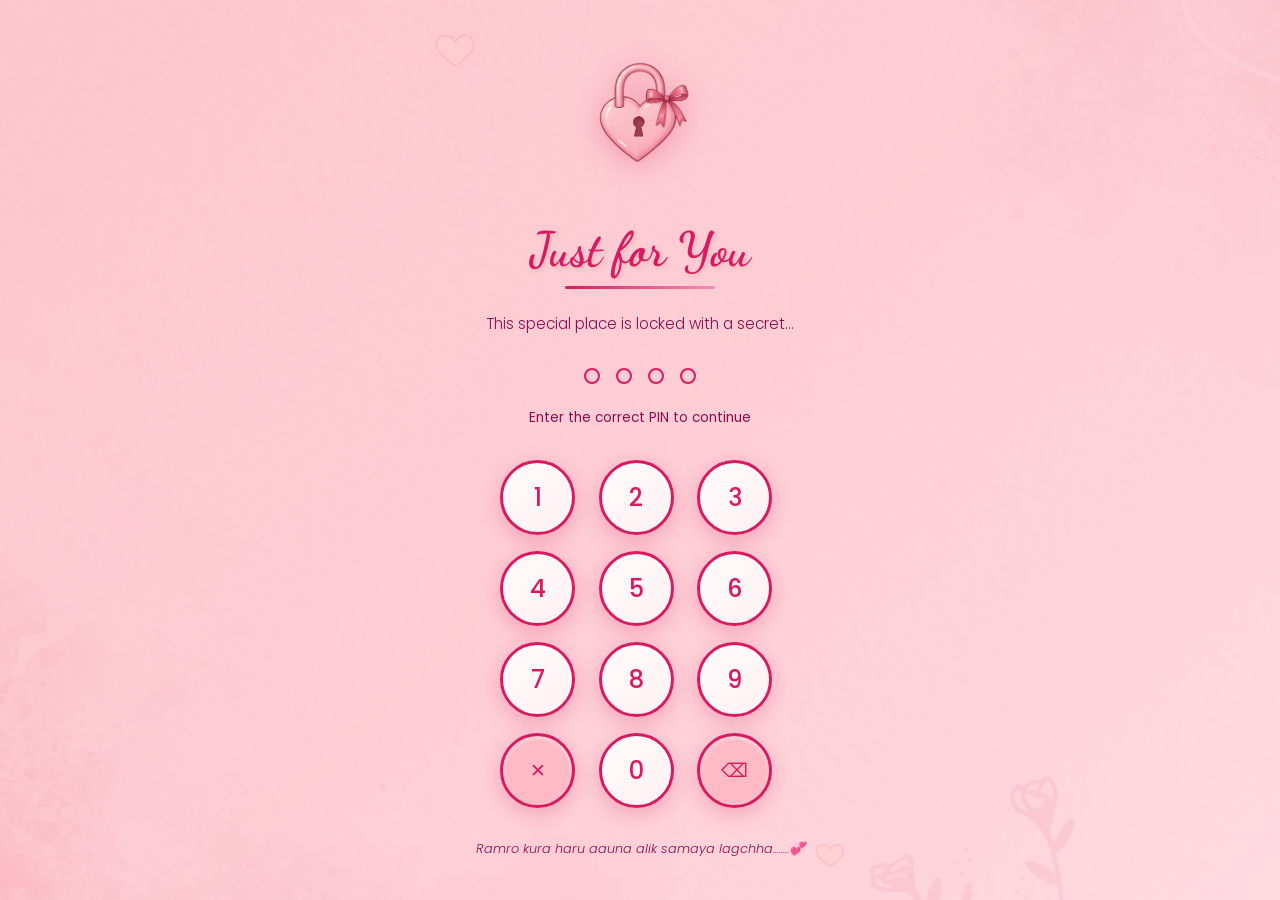
<file: index.html>
<!DOCTYPE html>
<html lang="en">
<head>
    <meta charset="UTF-8">
    <meta name="viewport" content="width=device-width, initial-scale=1.0">
    <title>Just for You</title>
    <link rel="stylesheet" href="css/lock.css">
    <link href="https://fonts.googleapis.com/css2?family=Dancing+Script:wght@700&family=Poppins:wght@300;400;500;700&display=swap" rel="stylesheet">
</head>
<body>
    <div class="lock-screen">
        <div class="heart-lock-icon">
            <img src="images/hearts/heart-lock.png" alt="Heart Lock">
        </div>

        <h1 class="title">Just for You</h1>
        <div class="underline"></div>

        <p class="subtitle">This special place is locked with a secret...</p>

        <div class="pin-display">
            <div class="pin-dot" data-index="0"></div>
            <div class="pin-dot" data-index="1"></div>
            <div class="pin-dot" data-index="2"></div>
            <div class="pin-dot" data-index="3"></div>
        </div>

        <p class="instruction">Enter the correct PIN to continue</p>
        <p class="hint-message">Hint: YOUR & MINE💕</p>

        <div class="keypad">
            <button class="key" data-number="1">1</button>
            <button class="key" data-number="2">2</button>
            <button class="key" data-number="3">3</button>
            <button class="key" data-number="4">4</button>
            <button class="key" data-number="5">5</button>
            <button class="key" data-number="6">6</button>
            <button class="key" data-number="7">7</button>
            <button class="key" data-number="8">8</button>
            <button class="key" data-number="9">9</button>
            <button class="key clear-btn" data-action="clear">✕</button>
            <button class="key" data-number="0">0</button>
            <button class="key backspace-btn" data-action="backspace">⌫</button>
        </div>

        <p class="footer-text" lang="ne-Latn">Ramro kura haru aauna alik samaya lagchha........💞</p>
        <p class="success-message">✨ Unlocking... ✨</p>
    </div>

    <div class="floating-hearts"></div>

    <script src="js/lock.js"></script>
</body>
</html>
</file>
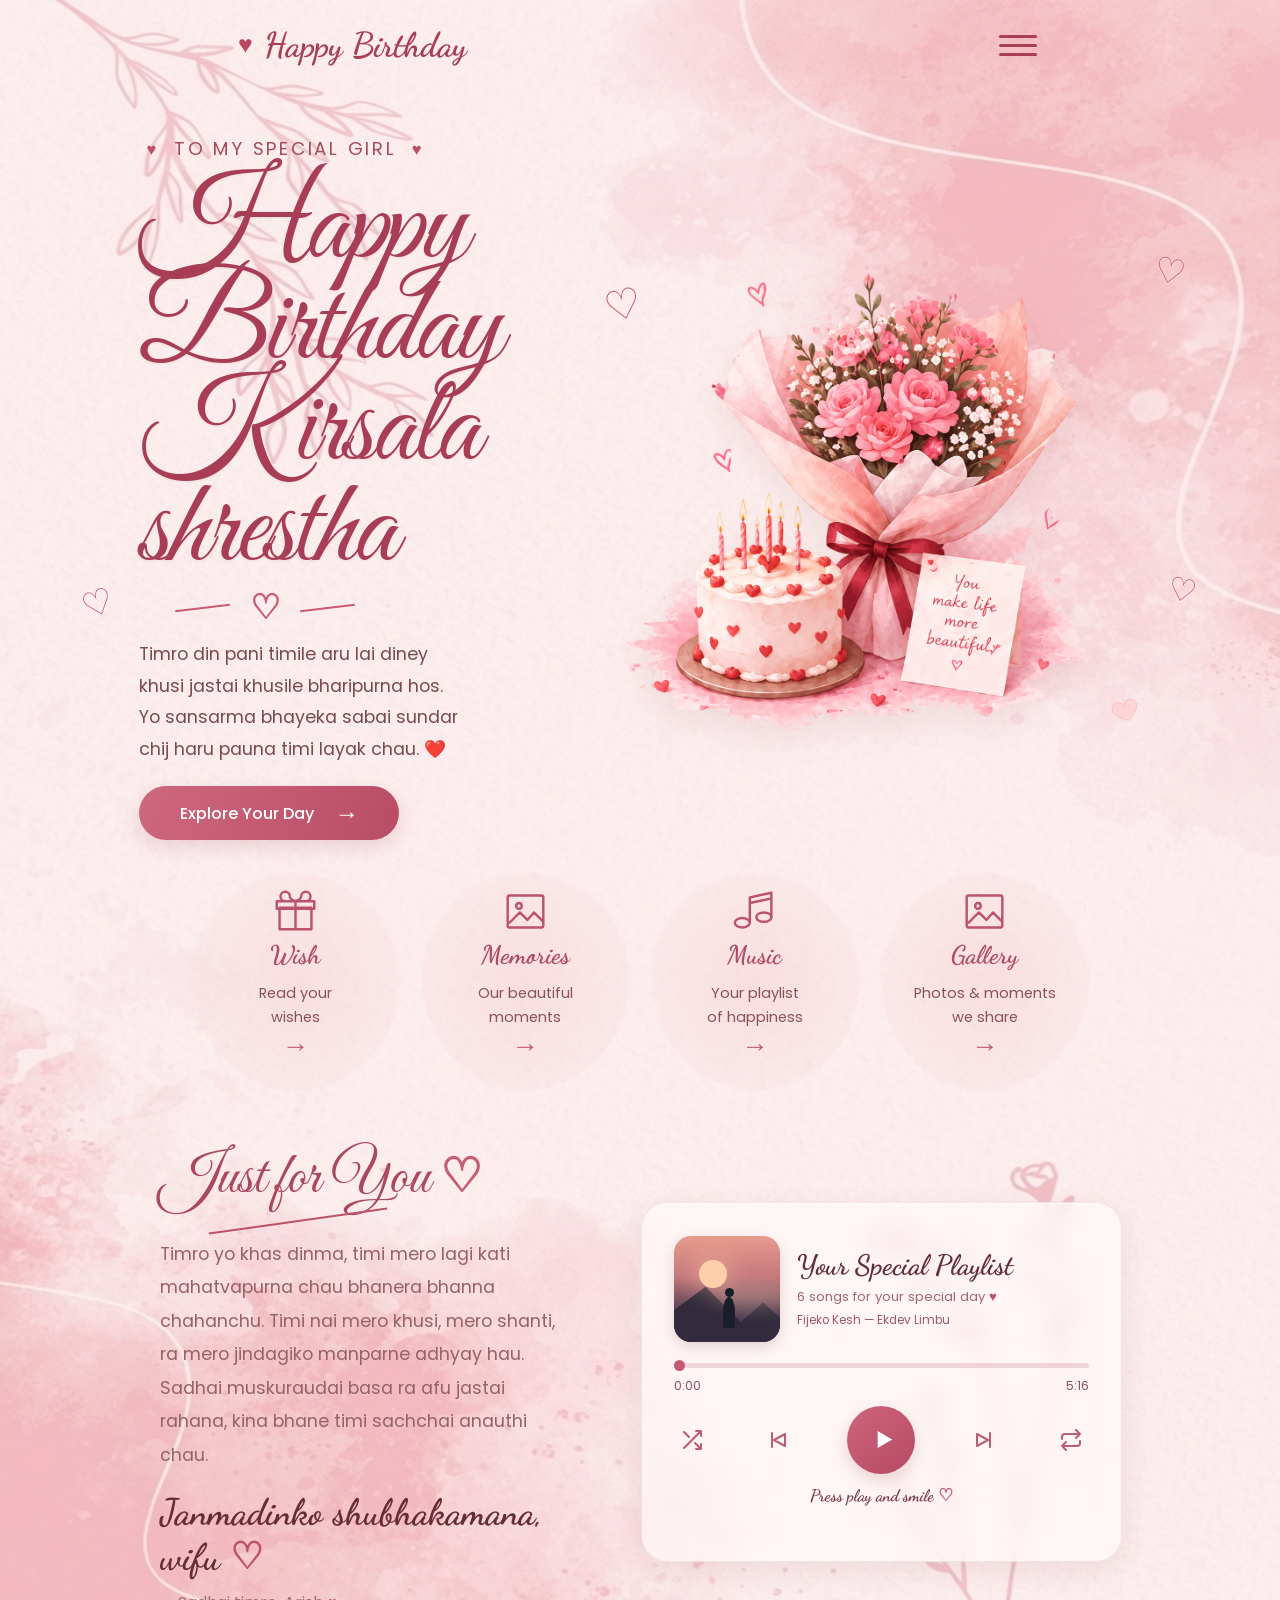
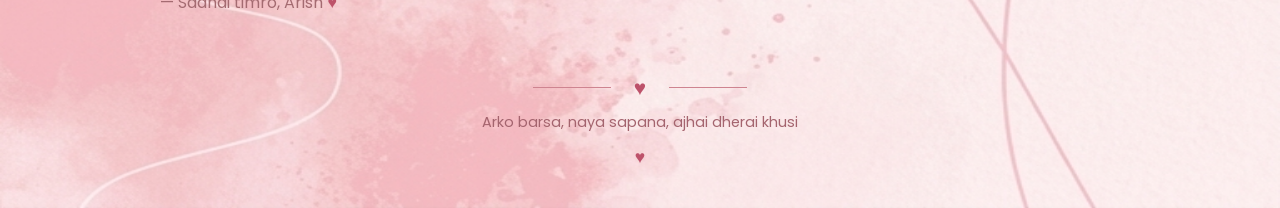
<file: home.html>
<!DOCTYPE html>
<html lang="en">
<head>
    <meta charset="UTF-8">
    <meta name="viewport" content="width=device-width, initial-scale=1.0">
    <meta name="theme-color" content="#fce9e9">
    <meta name="description" content="A birthday page made with love, just for you.">
    <title>Happy Birthday, wifu ♡</title>
    <link rel="preconnect" href="https://fonts.googleapis.com">
    <link rel="preconnect" href="https://fonts.gstatic.com" crossorigin>
    <link href="https://fonts.googleapis.com/css2?family=Dancing+Script:wght@500;600;700&family=Great+Vibes&family=Poppins:wght@300;400;500;600&display=swap" rel="stylesheet">
    <link rel="stylesheet" href="css/home.css">
</head>
<body>
    <header class="site-header">
        <a class="brand" href="home.html" aria-label="Happy Birthday home">
            <span class="brand-heart" aria-hidden="true">♥</span>
            <span>Happy Birthday</span>
        </a>
        <button class="menu-toggle" type="button" aria-label="Open navigation" aria-expanded="false" aria-controls="site-menu">
            <span></span><span></span><span></span>
        </button>
        <nav class="menu-panel" id="site-menu" aria-label="Main navigation" hidden>
            <a href="wish.html">Birthday wishes</a>
            <a href="memory.html">Memories</a><a href="gallery.html">Gallery</a>
            <a href="#music">Playlist</a>
            <a href="our-story.html">Our story</a>
            <a href="love-letter.html">Love letter</a>
            <a href="surprise.html">A surprise</a>
        </nav>
    </header>

    <main>
        <section class="hero" aria-labelledby="birthday-title">
            <div class="hero-content">
                <p class="eyebrow"><span aria-hidden="true">♥</span> To my special girl <span aria-hidden="true">♥</span></p>
                <h1 class="hero-title" id="birthday-title">Happy Birthday<br>Kirsala shrestha</h1>
                <div class="title-flourish" aria-hidden="true"><span></span><b>♡</b><span></span></div>
                <p class="hero-copy" lang="ne-Latn">Timro din pani timile aru lai diney<br class="desktop-break"> khusi jastai khusile bharipurna hos.<br class="desktop-break"> Yo sansarma bhayeka sabai sundar <br class="desktop-break"> chij haru pauna timi layak chau. ❤️</p>
                <a class="primary-button" href="#features">Explore Your Day <span aria-hidden="true">→</span></a>
            </div>
            <div class="hero-art">
                <img src="images/cake&amp;flower.png" alt="A birthday cake beside a bouquet of pink roses and a little birthday note">
            </div>
            <span class="floating-heart floating-heart-one" aria-hidden="true">♡</span>
            <span class="floating-heart floating-heart-two" aria-hidden="true">♡</span>
            <span class="floating-heart floating-heart-three" aria-hidden="true">♡</span>
            <span class="floating-heart floating-heart-four" aria-hidden="true">♡</span>
            <img class="heart-sticker" src="images/hearts/small-heart.png" alt="" aria-hidden="true">
        </section>

        <section class="features" id="features" aria-label="A few birthday treats">
            <a class="feature-card" href="wish.html">
                <span class="feature-icon" aria-hidden="true">
                    <svg viewBox="0 0 48 48"><path d="M7 20h34v23H7zM4 13h40v8H4zM24 13v30M24 13H13a5 5 0 1 1 5-5c0 3 6 5 6 5Zm0 0h11a5 5 0 1 0-5-5c0 3-6 5-6 5Z"/></svg>
                </span>
                <span class="feature-title">Wish</span>
                <span class="feature-copy">Read your<br> wishes</span>
                <span class="feature-arrow" aria-hidden="true">→</span>
            </a>
            <a class="feature-card" href="memory.html">
                <span class="feature-icon" aria-hidden="true">
                    <svg viewBox="0 0 48 48"><rect x="5" y="7" width="38" height="34" rx="2"/><circle cx="17" cy="18" r="3"/><path d="m7 36 11-11 8 8 7-8 9 9"/></svg>
                </span>
                <span class="feature-title">Memories</span>
                <span class="feature-copy">Our beautiful<br> moments</span>
                <span class="feature-arrow" aria-hidden="true">→</span>
            </a>
            <a class="feature-card" href="#music">
                <span class="feature-icon" aria-hidden="true">
                    <svg viewBox="0 0 48 48"><path d="M19 35V9l23-5v26M19 15l23-5"/><ellipse cx="11" cy="36" rx="8" ry="5"/><ellipse cx="34" cy="30" rx="8" ry="5"/></svg>
                </span>
                <span class="feature-title">Music</span>
                <span class="feature-copy">Your playlist<br> of happiness</span>
                <span class="feature-arrow" aria-hidden="true">→</span>
            </a>
            <a class="feature-card" href="gallery.html">
                <span class="feature-icon" aria-hidden="true">
                    <svg viewBox="0 0 48 48"><rect x="5" y="7" width="38" height="34" rx="2"/><circle cx="17" cy="18" r="3"/><path d="m7 36 11-11 8 8 7-8 9 9"/></svg>
                </span>
                <span class="feature-title">Gallery</span>
                <span class="feature-copy">Photos &amp; moments<br> we share</span>
                <span class="feature-arrow" aria-hidden="true">→</span>
            </a>
        </section>

        <section class="heartfelt-row">
            <div class="heartfelt-note">
                <h2>Just for You <span aria-hidden="true">♡</span></h2>
                <div class="note-underline" aria-hidden="true"></div>
                <p lang="ne-Latn">Timro yo khas dinma, timi mero lagi kati mahatvapurna chau bhanera bhanna chahanchu. Timi nai mero khusi, mero shanti, ra mero jindagiko manparne adhyay hau. Sadhai muskuraudai basa ra afu jastai rahana, kina bhane timi sachchai anauthi chau.</p>
                <p class="birthday-signoff" lang="ne-Latn">Janmadinko shubhakamana, wifu <span aria-hidden="true">♡</span></p>
                <p class="signature" lang="ne-Latn">— Sadhai timro, Arish <span aria-hidden="true">♥</span></p>
            </div>

            <section class="music-player" id="music" aria-label="Birthday playlist">
                <div class="player-heading">
                    <div class="album-art" aria-hidden="true"><span class="album-sun"></span><span class="album-person"></span></div>
                    <div class="track-heading">
                        <h2 class="playlist-title">Your Special Playlist</h2>
                        <p class="playlist-subtitle"><span id="track-count">6 songs</span> for your special day <span aria-hidden="true">♥</span></p>
                        <p class="track-name" id="track-name">Photograph — Ed Sheeran</p>
                    </div>
                </div>
                <audio id="birthday-audio" preload="metadata"></audio>
                <div class="player-progress">
                    <label class="sr-only" for="seek-bar">Song progress</label>
                    <input id="seek-bar" class="seek-bar" type="range" min="0" max="100" value="0">
                    <div class="time-row"><span id="current-time">0:00</span><span id="duration">0:00</span></div>
                </div>
                <div class="player-controls">
                    <button class="control-button" id="shuffle-button" type="button" aria-label="Shuffle off" aria-pressed="false">
                        <svg viewBox="0 0 24 24" aria-hidden="true"><path d="M16 3h5v5M4 20 21 3M21 16v5h-5M15 15l6 6M4 4l5 5"/></svg>
                    </button>
                    <button class="control-button" id="previous-button" type="button" aria-label="Previous song">
                        <svg viewBox="0 0 24 24" aria-hidden="true"><path d="M6 5v14M19 6 8 12l11 6V6Z"/></svg>
                    </button>
                    <button class="play-button" id="play-button" type="button" aria-label="Play">
                        <svg class="play-icon" viewBox="0 0 24 24" aria-hidden="true"><path d="m8 5 12 7-12 7V5Z"/></svg>
                    </button>
                    <button class="control-button" id="next-button" type="button" aria-label="Next song">
                        <svg viewBox="0 0 24 24" aria-hidden="true"><path d="M18 5v14M5 6l11 6-11 6V6Z"/></svg>
                    </button>
                    <button class="control-button" id="repeat-button" type="button" aria-label="Repeat off" aria-pressed="false">
                        <svg viewBox="0 0 24 24" aria-hidden="true"><path d="m17 2 4 4-4 4M3 11V9a3 3 0 0 1 3-3h15M7 22l-4-4 4-4M21 13v2a3 3 0 0 1-3 3H3"/></svg>
                    </button>
                </div>
                <p class="player-footer">Press play and smile <span aria-hidden="true">♡</span></p>
            </section>
        </section>
    </main>

    <footer class="site-footer">
        <div class="footer-flourish" aria-hidden="true"><span></span><b>♥</b><span></span></div>
        <p lang="ne-Latn">Arko barsa, naya sapana, ajhai dherai khusi</p>
        <span class="footer-heart" aria-hidden="true">♥</span>
    </footer>
    <script src="js/home.js"></script>
</body>
</html>
</file>
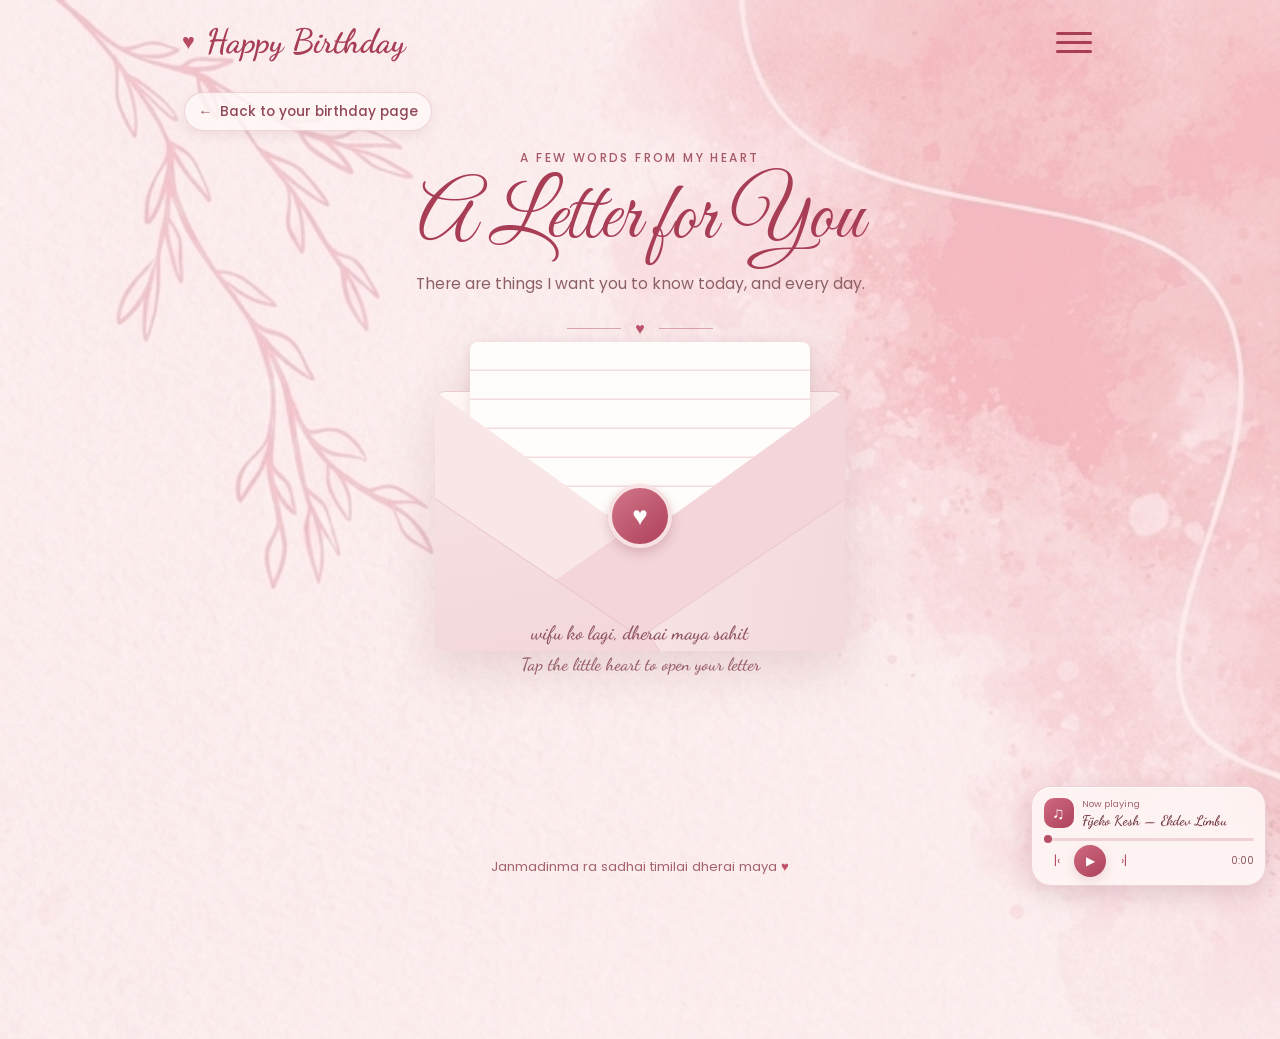
<file: love-letter.html>
<!DOCTYPE html>
<html lang="en">
<head>
    <meta charset="UTF-8">
    <meta name="viewport" content="width=device-width, initial-scale=1.0">
    <meta name="theme-color" content="#fcebec">
    <title>A Love Letter for wifu</title>
    <link rel="preconnect" href="https://fonts.googleapis.com">
    <link rel="preconnect" href="https://fonts.gstatic.com" crossorigin>
    <link href="https://fonts.googleapis.com/css2?family=Dancing+Script:wght@500;600;700&family=Great+Vibes&family=Poppins:wght@300;400;500;600&display=swap" rel="stylesheet">
    <link rel="stylesheet" href="css/style.css">
    <link rel="stylesheet" href="css/letter.css">
</head>
<body class="letter-page">
    <header class="site-header">
        <a class="brand" href="home.html"><span class="brand-heart" aria-hidden="true">♥</span><span>Happy Birthday</span></a>
        <button class="menu-toggle" type="button" aria-label="Open navigation" aria-expanded="false" aria-controls="site-menu"><span></span><span></span><span></span></button>
        <nav class="menu-panel" id="site-menu" aria-label="Main navigation" hidden>
            <a href="home.html">Home</a><a href="wish.html">Birthday wishes</a><a href="memory.html">Memories</a><a href="gallery.html">Gallery</a><a href="home.html#music">Playlist</a><a href="our-story.html">Our story</a><a href="love-letter.html" aria-current="page">Love letter</a><a href="surprise.html">Surprise</a>
        </nav>
    </header>
    <main class="page-shell letter-shell">
        <a class="page-return" href="home.html"><span aria-hidden="true">←</span> Back to your birthday page</a>
        <header class="page-heading">
            <p class="page-kicker">A few words from my heart</p>
            <h1 class="page-title">A Letter for You</h1>
            <p class="page-intro">There are things I want you to know today, and every day.</p>
            <div class="page-heart-rule" aria-hidden="true"><span>♥</span></div>
        </header>
        <section class="letter-scene" aria-label="A birthday letter">
            <div class="letter-envelope" id="letter-envelope">
                <div class="envelope-back"></div>
                <div class="envelope-paper-edge"></div>
                <div class="envelope-front"></div>
                <button class="letter-seal" id="open-letter" type="button" aria-expanded="false" aria-controls="love-letter"><span aria-hidden="true">♥</span><span class="sr-only">Open the letter</span></button>
                <p class="envelope-address" lang="ne-Latn">wifu ko lagi, dherai maya sahit</p>
            </div>
            <p class="letter-prompt" id="letter-prompt">Tap the little heart to open your letter</p>
            <article class="letter-paper" id="love-letter" aria-hidden="true" hidden>
                <div class="letter-paper-top"><span>♡</span><span>On your birthday</span><span>♡</span></div>
                <p class="letter-salutation" lang="ne-Latn">Meri pyari wifu,</p>
                <p lang="ne-Latn">Janmadinko dherai dherai shubhakamana, mero sadharan dinharulai pani khas banaune manche. Aasha cha, yo barsa timilai muskuraune naya karan, bholiko lagi utsahit banaune sapana, ra timi le aru lai dine sabai maya farkera lyaos.</p>
                <p lang="ne-Latn">Hami le saath bitayeka harek sano pal ko lagi ma aabhari chhu: hamro haaso, shanta dinharu, ra mero manparne sochharuma feri aaune samjhanaharu. Timi jasto chau, tyastai bhayera mero sansar ajhai nyano banauchau.</p>
                <p lang="ne-Latn">Timi jasti anauthi chau, tyastai sadhai rahanu. Aaja ra aaune harek adhyayma ma sadhai timro lagi khusi le taali bajaunechhu.</p>
                <p class="letter-closing" lang="ne-Latn">Janmadinko shubhakamana, mero maya.</p>
                <p class="letter-signature" lang="ne-Latn">Sadhai timrai, Arish <span aria-hidden="true">♥</span></p>
                <button class="letter-close" id="close-letter" type="button">Fold the letter <span aria-hidden="true">↗</span></button>
            </article>
        </section>
    </main>
    <footer class="site-footer"><p lang="ne-Latn">Janmadinma ra sadhai timilai dherai maya <span aria-hidden="true">♥</span></p></footer>
    <script src="js/main.js"></script>
    <script src="js/letter.js"></script>
</body>
</html>
</file>
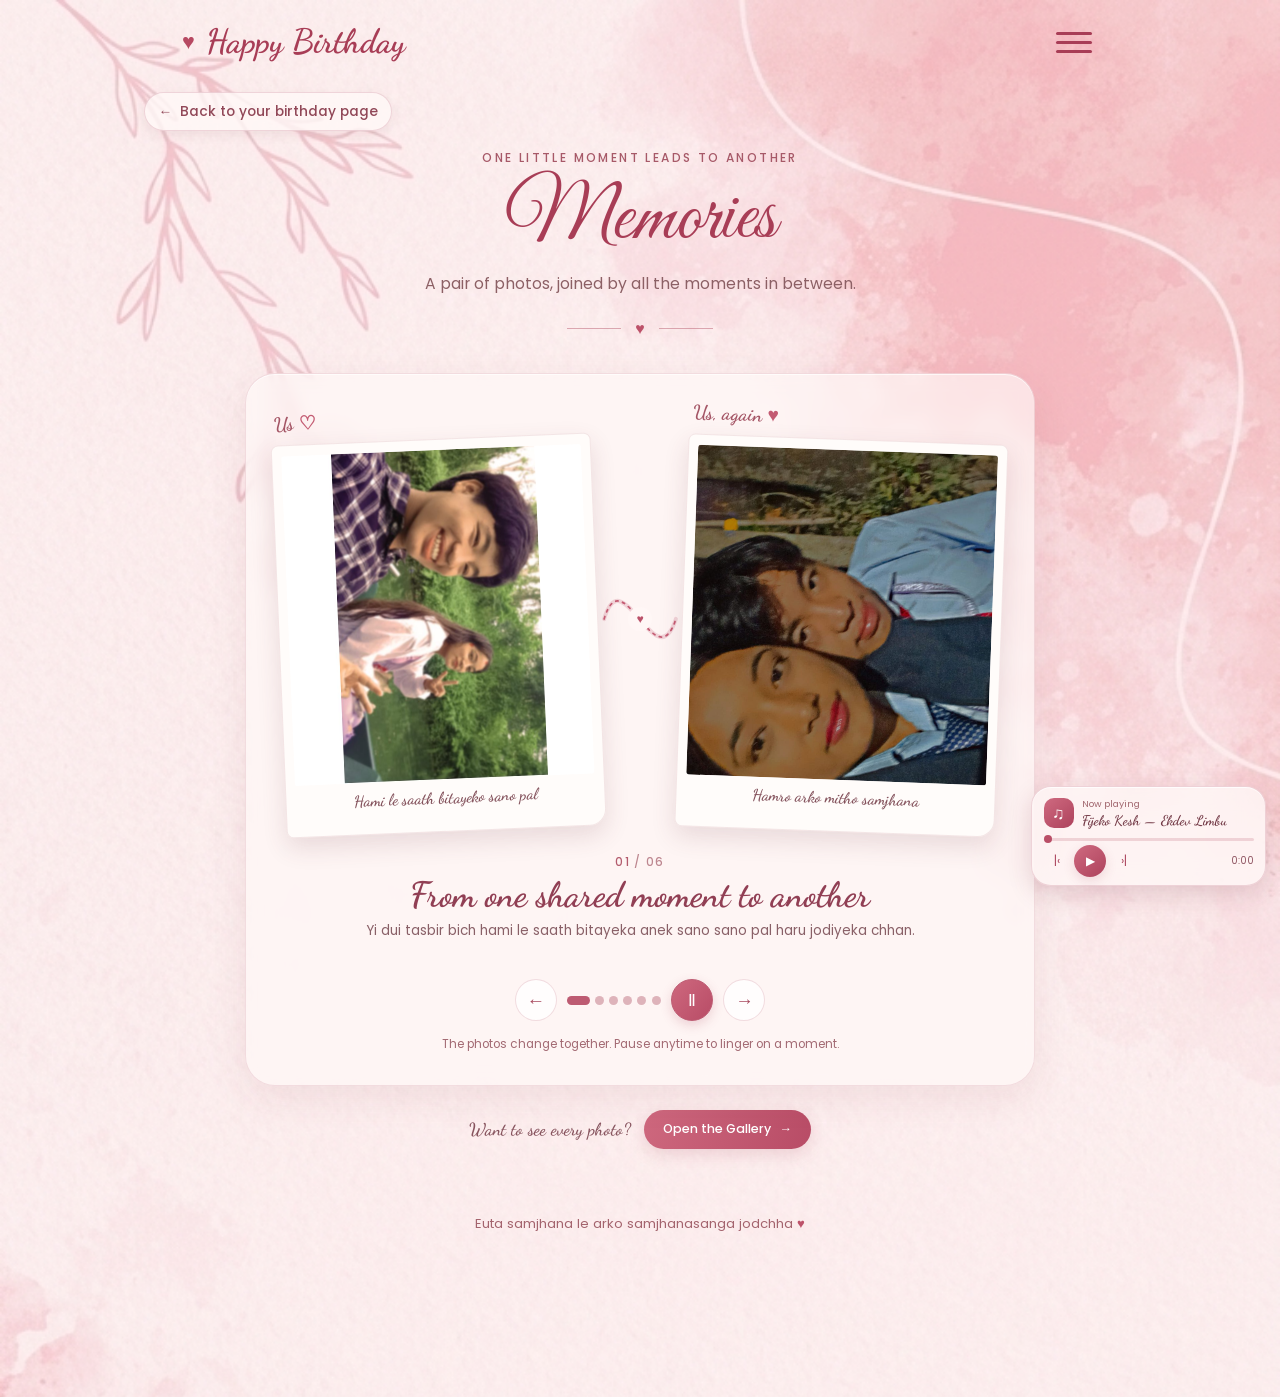
<file: memory.html>
<!DOCTYPE html>
<html lang="en">
<head>
    <meta charset="UTF-8">
    <meta name="viewport" content="width=device-width, initial-scale=1.0">
    <meta name="theme-color" content="#fcebec">
    <title>Memories, Connected</title>
    <link rel="preconnect" href="https://fonts.googleapis.com">
    <link rel="preconnect" href="https://fonts.gstatic.com" crossorigin>
    <link href="https://fonts.googleapis.com/css2?family=Dancing+Script:wght@500;600;700&family=Great+Vibes&family=Poppins:wght@300;400;500;600&display=swap" rel="stylesheet">
    <link rel="stylesheet" href="css/style.css">
    <link rel="stylesheet" href="css/memory.css">
</head>
<body class="memory-page">
    <header class="site-header">
        <a class="brand" href="home.html"><span class="brand-heart" aria-hidden="true">♥</span><span>Happy Birthday</span></a>
        <button class="menu-toggle" type="button" aria-label="Open navigation" aria-expanded="false" aria-controls="site-menu"><span></span><span></span><span></span></button>
        <nav class="menu-panel" id="site-menu" aria-label="Main navigation" hidden>
            <a href="home.html">Home</a><a href="wish.html">Birthday wishes</a><a href="memory.html" aria-current="page">Memories</a><a href="gallery.html">Gallery</a><a href="home.html#music">Playlist</a><a href="our-story.html">Our story</a><a href="love-letter.html">Love letter</a><a href="surprise.html">Surprise</a>
        </nav>
    </header>
    <main class="page-shell memory-shell">
        <a class="page-return" href="home.html"><span aria-hidden="true">←</span> Back to your birthday page</a>
        <header class="page-heading">
            <p class="page-kicker">One little moment leads to another</p>
            <h1 class="page-title">Memories</h1>
            <p class="page-intro">A pair of photos, joined by all the moments in between.</p>
            <div class="page-heart-rule" aria-hidden="true"><span>♥</span></div>
        </header>

        <section class="memory-experience" id="memory-experience" aria-label="Animated connected photo memories">
            <div class="memory-pair" id="memory-pair">
                <article class="pair-photo pair-photo-you">
                    <span class="pair-label">Us <span aria-hidden="true">♡</span></span>
                    <figure class="pair-frame"><img id="memory-you-image" src="images/ourpic/IMG-20240617-WA0002.jpg" alt="A photo of the two of you together"><figcaption id="memory-you-caption" lang="ne-Latn">Hami le saath bitayeko sano pal</figcaption></figure>
                </article>
                <div class="pair-thread" aria-hidden="true">
                    <svg viewBox="0 0 100 180" preserveAspectRatio="none">
                        <path class="thread-path-soft" d="M4 90 C 28 15, 70 165, 96 90"/>
                        <path class="thread-path" id="thread-path" d="M4 90 C 28 15, 70 165, 96 90"/>
                        <circle class="thread-orbit" r="4"><animateMotion dur="2.6s" repeatCount="indefinite"><mpath href="#thread-path"/></animateMotion></circle>
                    </svg>
                    <span class="thread-heart">♥</span>
                </div>
                <article class="pair-photo pair-photo-us">
                    <span class="pair-label">Us, again <span aria-hidden="true">♥</span></span>
                    <figure class="pair-frame"><img id="memory-us-image" src="images/ourpic/IMG-20241203-WA0009.jpg" alt="Another photo of the two of you together"><figcaption id="memory-us-caption" lang="ne-Latn">Hamro arko mitho samjhana</figcaption></figure>
                </article>
            </div>
            <div class="pair-story">
                <p class="pair-counter" id="pair-counter">01 <span>/ 06</span></p>
                <h2 id="pair-title">From one shared moment to another</h2>
                <p id="pair-description" lang="ne-Latn">Yi dui tasbir bich hami le saath bitayeka anek sano sano pal haru jodiyeka chhan.</p>
            </div>
            <div class="pair-controls">
                <button class="pair-nav" id="pair-previous" type="button" aria-label="Previous memory pair">←</button>
                <div class="pair-dots" id="pair-dots" role="group" aria-label="Choose a memory pair"></div>
                <button class="pair-play" id="pair-play" type="button" aria-pressed="true" aria-label="Pause memory animation"><span aria-hidden="true">Ⅱ</span></button>
                <button class="pair-nav" id="pair-next" type="button" aria-label="Next memory pair">→</button>
            </div>
            <p class="memory-hint">The photos change together. Pause anytime to linger on a moment.</p>
        </section>

        <div class="memory-gallery-link"><span>Want to see every photo?</span><a class="pill-link" href="gallery.html">Open the Gallery <span aria-hidden="true">→</span></a></div>
    </main>
    <footer class="site-footer"><p lang="ne-Latn">Euta samjhana le arko samjhanasanga jodchha <span aria-hidden="true">♥</span></p></footer>
    <script src="js/main.js"></script>
    <script src="js/memory.js"></script>
</body>
</html>
</file>
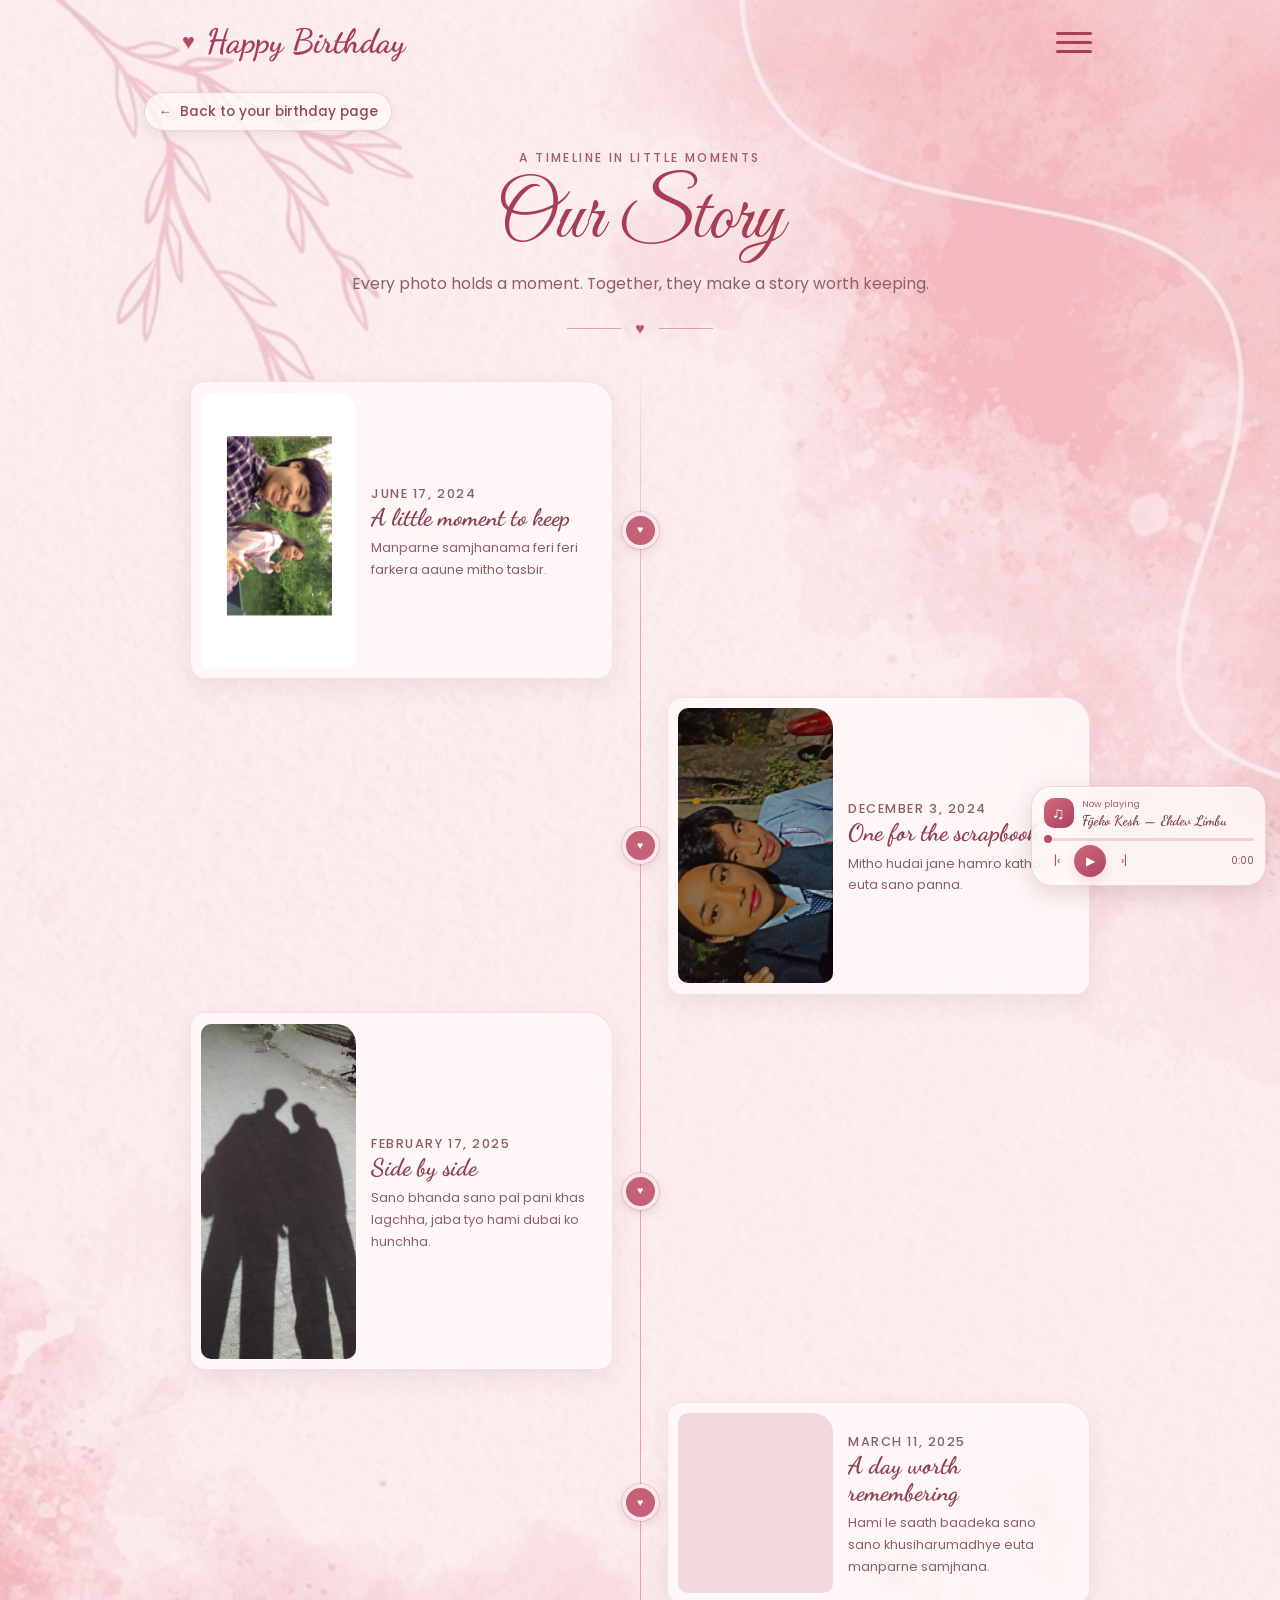
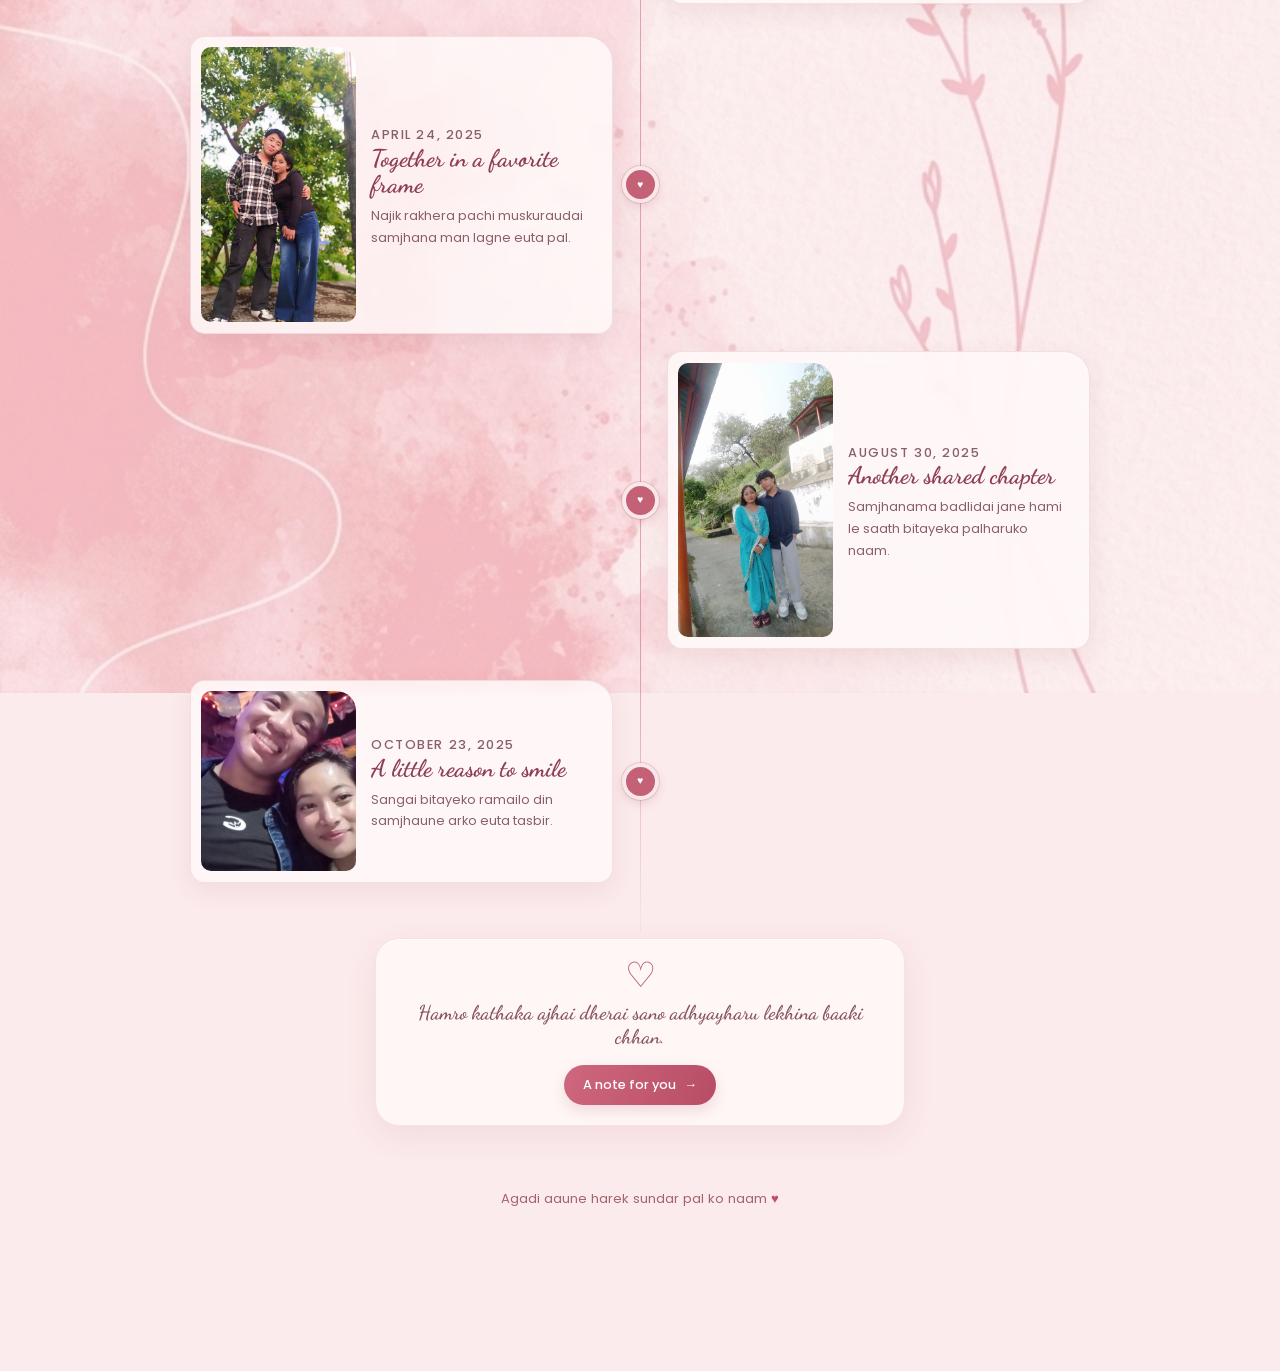
<file: our-story.html>
<!DOCTYPE html>
<html lang="en">
<head>
    <meta charset="UTF-8">
    <meta name="viewport" content="width=device-width, initial-scale=1.0">
    <meta name="theme-color" content="#fcebec">
    <title>Our Story</title>
    <link rel="preconnect" href="https://fonts.googleapis.com">
    <link rel="preconnect" href="https://fonts.gstatic.com" crossorigin>
    <link href="https://fonts.googleapis.com/css2?family=Dancing+Script:wght@500;600;700&family=Great+Vibes&family=Poppins:wght@300;400;500;600&display=swap" rel="stylesheet">
    <link rel="stylesheet" href="css/style.css">
    <link rel="stylesheet" href="css/story.css">
</head>
<body class="story-page">
    <header class="site-header">
        <a class="brand" href="home.html"><span class="brand-heart" aria-hidden="true">♥</span><span>Happy Birthday</span></a>
        <button class="menu-toggle" type="button" aria-label="Open navigation" aria-expanded="false" aria-controls="site-menu"><span></span><span></span><span></span></button>
        <nav class="menu-panel" id="site-menu" aria-label="Main navigation" hidden>
            <a href="home.html">Home</a><a href="wish.html">Birthday wishes</a><a href="memory.html">Memories</a><a href="gallery.html">Gallery</a><a href="home.html#music">Playlist</a><a href="our-story.html" aria-current="page">Our story</a><a href="love-letter.html">Love letter</a><a href="surprise.html">Surprise</a>
        </nav>
    </header>
    <main class="page-shell story-shell">
        <a class="page-return" href="home.html"><span aria-hidden="true">←</span> Back to your birthday page</a>
        <header class="page-heading">
            <p class="page-kicker">A timeline in little moments</p>
            <h1 class="page-title">Our Story</h1>
            <p class="page-intro">Every photo holds a moment. Together, they make a story worth keeping.</p>
            <div class="page-heart-rule" aria-hidden="true"><span>♥</span></div>
        </header>
        <ol class="story-list" id="story-list" aria-label="Photo timeline"></ol>
        <div class="story-end glass-panel"><span aria-hidden="true">♡</span><p lang="ne-Latn">Hamro kathaka ajhai dherai sano adhyayharu lekhina baaki chhan.</p><a class="pill-link" href="love-letter.html">A note for you <span aria-hidden="true">→</span></a></div>
    </main>
    <footer class="site-footer"><p lang="ne-Latn">Agadi aaune harek sundar pal ko naam <span aria-hidden="true">♥</span></p></footer>
    <script src="js/main.js"></script>
    <script src="js/story.js"></script>
</body>
</html>
</file>
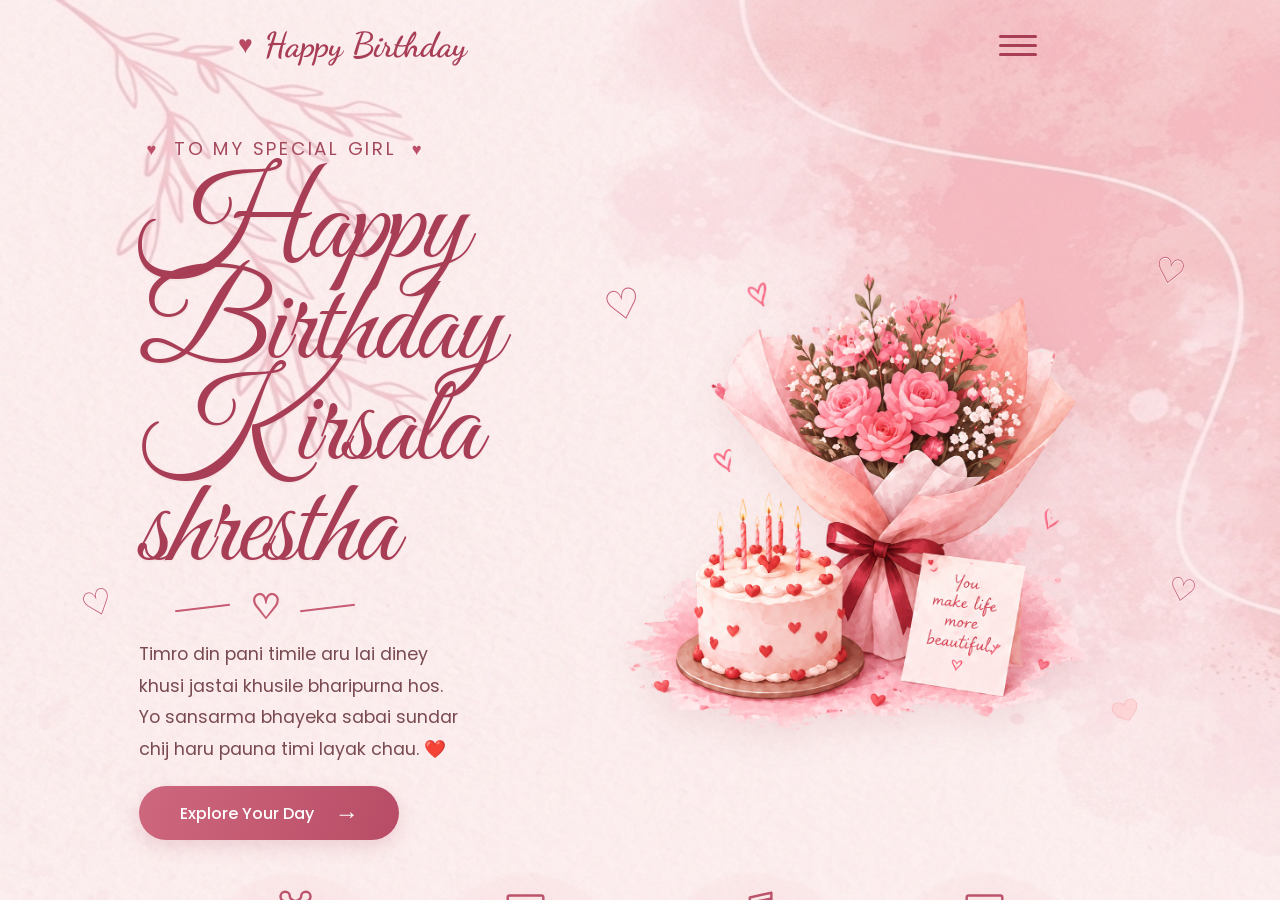
<file: site.html>
<!DOCTYPE html>
<html lang="en">
<head>
    <meta charset="UTF-8">
    <meta name="viewport" content="width=device-width, initial-scale=1.0">
    <meta name="theme-color" content="#fcebec">
    <title>Happy Birthday</title>
    <link rel="preconnect" href="https://fonts.googleapis.com">
    <link rel="preconnect" href="https://fonts.gstatic.com" crossorigin>
    <link href="https://fonts.googleapis.com/css2?family=Dancing+Script:wght@500;600;700&family=Poppins:wght@300;400;500;600&display=swap" rel="stylesheet">
    <link rel="stylesheet" href="css/style.css">
</head>
<body class="site-shell-page">
    <audio id="birthday-audio" preload="metadata"></audio>
    <iframe id="birthday-site-frame" src="home.html" data-start-page="home.html" title="Birthday pages"></iframe>
    <script src="js/main.js"></script>
</body>
</html>
</file>
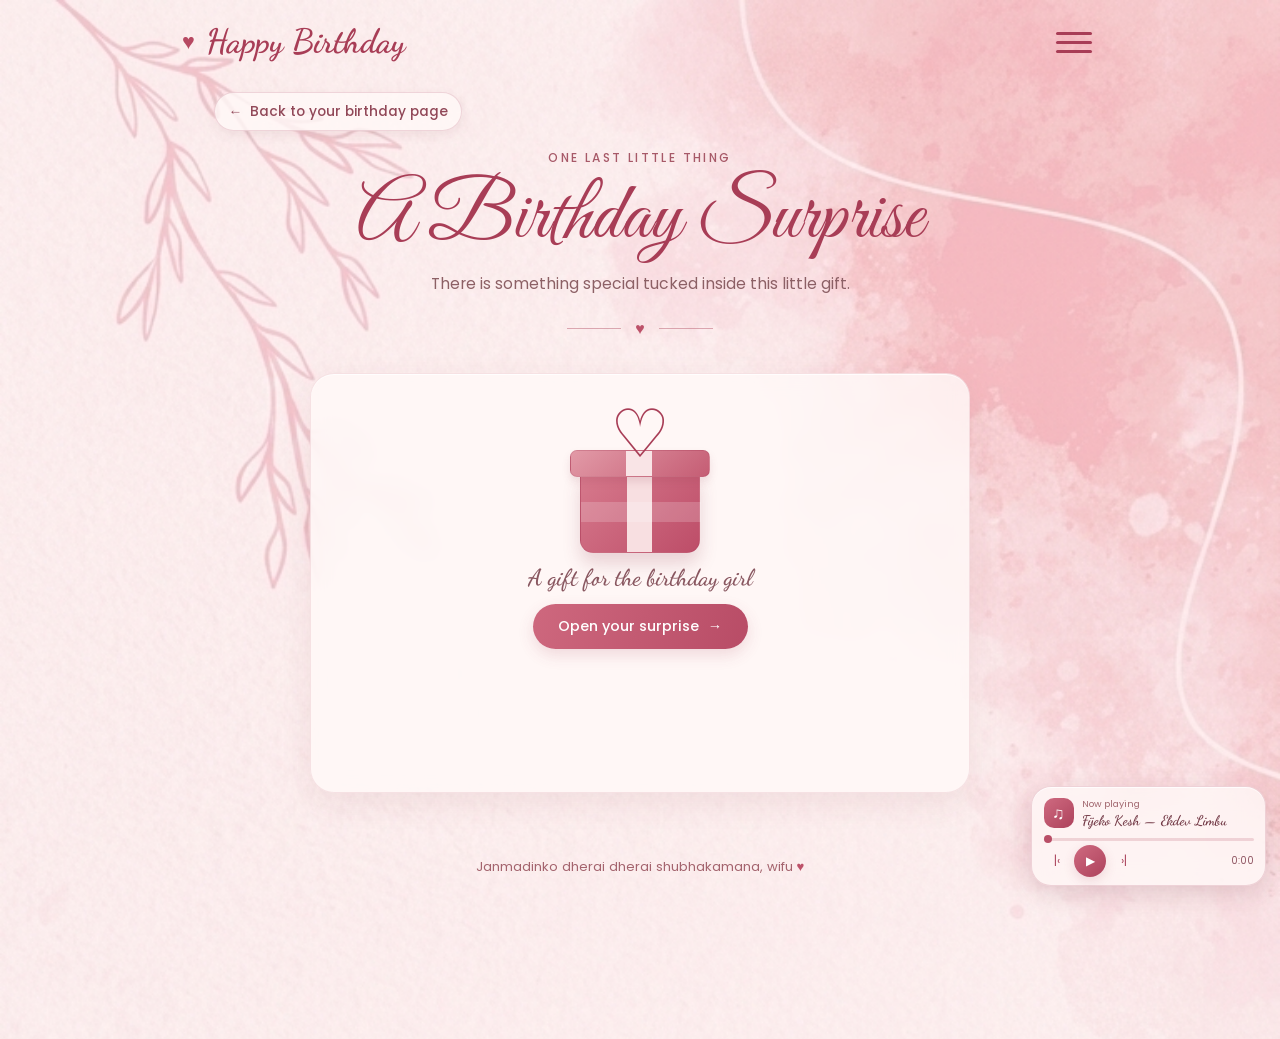
<file: surprise.html>
<!DOCTYPE html>
<html lang="en">
<head>
    <meta charset="UTF-8">
    <meta name="viewport" content="width=device-width, initial-scale=1.0">
    <meta name="theme-color" content="#fcebec">
    <title>A Birthday Surprise for You</title>
    <link rel="preconnect" href="https://fonts.googleapis.com">
    <link rel="preconnect" href="https://fonts.gstatic.com" crossorigin>
    <link href="https://fonts.googleapis.com/css2?family=Dancing+Script:wght@500;600;700&family=Great+Vibes&family=Poppins:wght@300;400;500;600&display=swap" rel="stylesheet">
    <link rel="stylesheet" href="css/style.css">
    <link rel="stylesheet" href="css/surprise.css">
</head>
<body class="surprise-page">
    <header class="site-header">
        <a class="brand" href="home.html"><span class="brand-heart" aria-hidden="true">♥</span><span>Happy Birthday</span></a>
        <button class="menu-toggle" type="button" aria-label="Open navigation" aria-expanded="false" aria-controls="site-menu"><span></span><span></span><span></span></button>
        <nav class="menu-panel" id="site-menu" aria-label="Main navigation" hidden>
            <a href="home.html">Home</a><a href="wish.html">Birthday wishes</a><a href="memory.html">Memories</a><a href="gallery.html">Gallery</a><a href="home.html#music">Playlist</a><a href="our-story.html">Our story</a><a href="love-letter.html">Love letter</a><a href="surprise.html" aria-current="page">Surprise</a>
        </nav>
    </header>
    <main class="page-shell surprise-shell">
        <a class="page-return" href="home.html"><span aria-hidden="true">←</span> Back to your birthday page</a>
        <header class="page-heading">
            <p class="page-kicker">One last little thing</p>
            <h1 class="page-title">A Birthday Surprise</h1>
            <p class="page-intro">There is something special tucked inside this little gift.</p>
            <div class="page-heart-rule" aria-hidden="true"><span>♥</span></div>
        </header>
        <section class="surprise-stage glass-panel" aria-label="Birthday gift">
            <div class="gift-wrap" aria-hidden="true"><span class="gift-bow">♡</span><span class="gift-lid"></span><span class="gift-box"><i></i></span></div>
            <p class="gift-prompt">A gift for the birthday girl</p>
            <button class="action-button surprise-button" id="surprise-btn" type="button" aria-expanded="false" aria-controls="surprise-content">Open your surprise <span aria-hidden="true">→</span></button>
            <div class="surprise-content" id="surprise-content" hidden aria-live="polite">
                <p class="surprise-eyebrow">Surprise, wifu!</p>
                <h2>You make life more beautiful.</h2>
                <p class="surprise-message" lang="ne-Latn">Aasha cha, timro janmadin timi le mero jindagima lyaune khusi jastai nyano ra ramailo hos. Timro muskan, timra sapana, ra agadi aaune sabai sundar dinharuko naam.</p>
                <figure class="surprise-video"><div class="surprise-video-frame"><iframe id="surprise-video-player" src="about:blank" title="Your birthday surprise video" allow="accelerometer; autoplay; clipboard-write; encrypted-media; gyroscope; picture-in-picture; web-share" referrerpolicy="strict-origin-when-cross-origin" allowfullscreen></iframe></div><figcaption lang="ne-Latn">Timi mero jindagiko sabai bhanda sundar upahar hau <span aria-hidden="true">♡</span></figcaption></figure>
                <button class="surprise-reset" id="reset-surprise" type="button">Wrap it up again <span aria-hidden="true">↻</span></button>
            </div>
            <div class="surprise-confetti" id="surprise-confetti" aria-hidden="true"></div>
        </section>
    </main>
    <footer class="site-footer"><p lang="ne-Latn">Janmadinko dherai dherai shubhakamana, wifu <span aria-hidden="true">♥</span></p></footer>
    <script src="js/main.js"></script>
    <script src="js/surprise.js"></script>
</body>
</html>
</file>
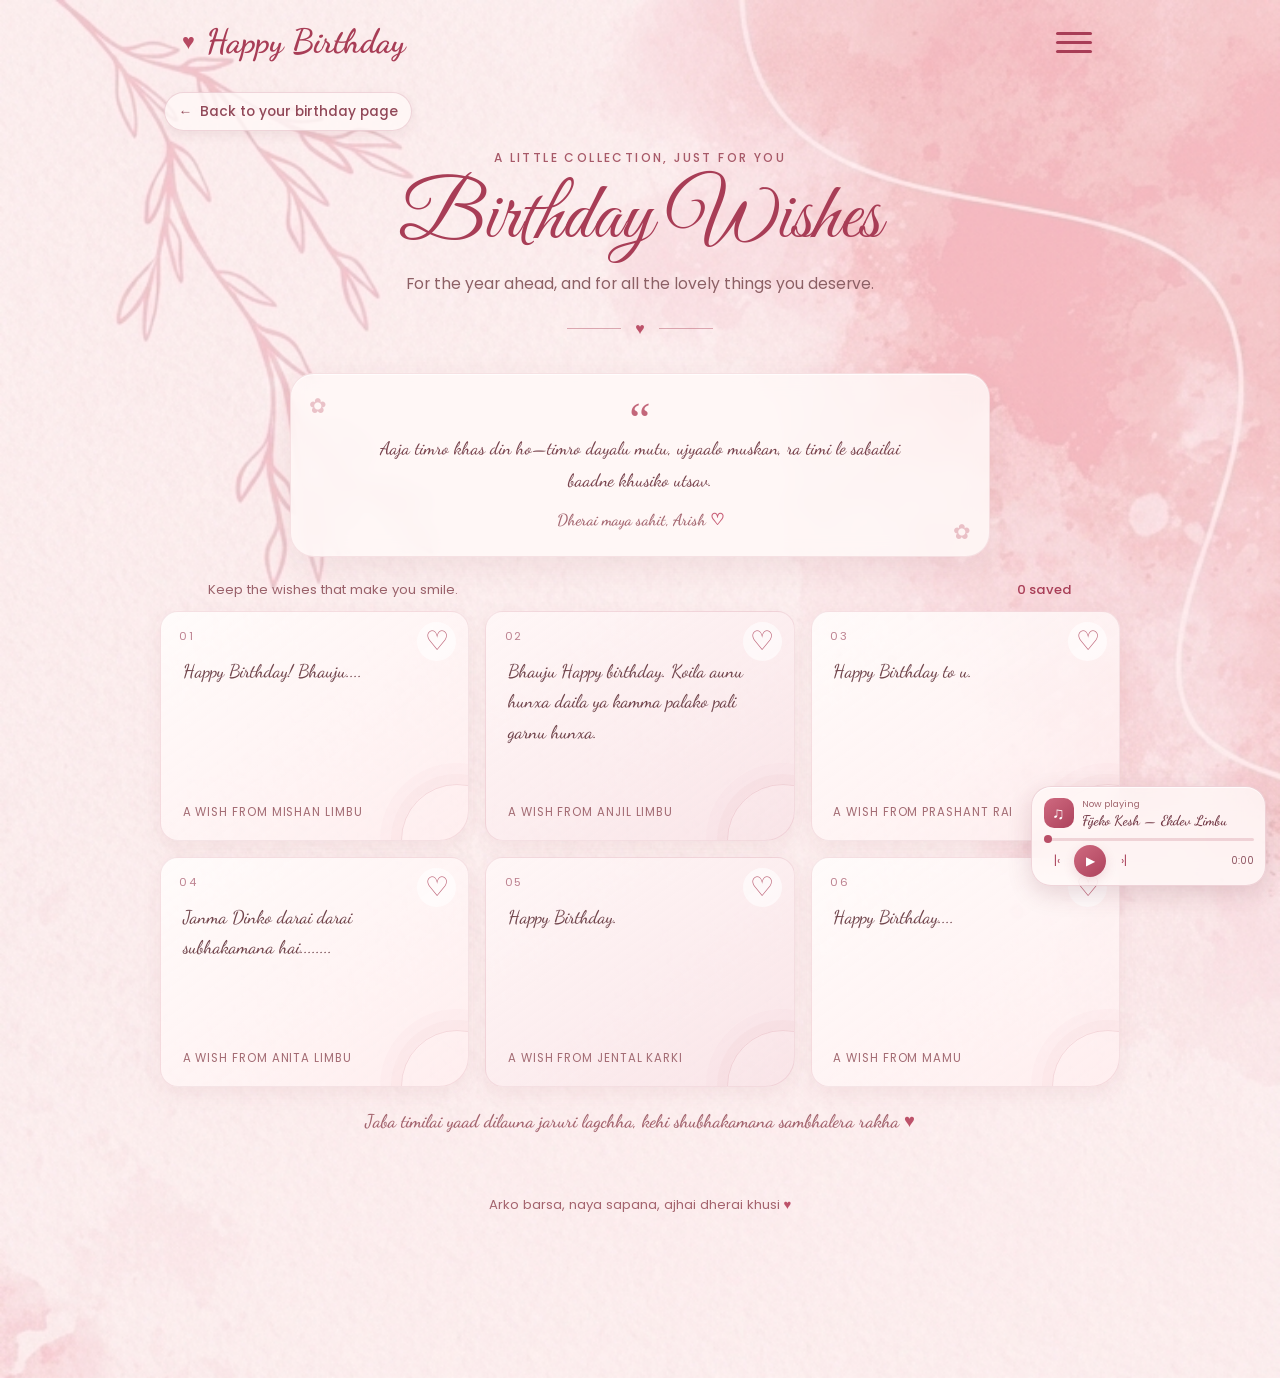
<file: wish.html>
<!DOCTYPE html>
<html lang="en">
<head>
    <meta charset="UTF-8">
    <meta name="viewport" content="width=device-width, initial-scale=1.0">
    <meta name="theme-color" content="#fcebec">
    <title>Birthday Wishes for You</title>
    <link rel="preconnect" href="https://fonts.googleapis.com">
    <link rel="preconnect" href="https://fonts.gstatic.com" crossorigin>
    <link href="https://fonts.googleapis.com/css2?family=Dancing+Script:wght@500;600;700&family=Great+Vibes&family=Poppins:wght@300;400;500;600&display=swap" rel="stylesheet">
    <link rel="stylesheet" href="css/style.css">
    <link rel="stylesheet" href="css/wish.css">
</head>
<body class="wish-page">
    <header class="site-header">
        <a class="brand" href="home.html"><span class="brand-heart" aria-hidden="true">♥</span><span>Happy Birthday</span></a>
        <button class="menu-toggle" type="button" aria-label="Open navigation" aria-expanded="false" aria-controls="site-menu"><span></span><span></span><span></span></button>
        <nav class="menu-panel" id="site-menu" aria-label="Main navigation" hidden>
            <a href="home.html">Home</a><a href="wish.html" aria-current="page">Birthday wishes</a><a href="memory.html">Memories</a><a href="gallery.html">Gallery</a><a href="home.html#music">Playlist</a><a href="our-story.html">Our story</a><a href="love-letter.html">Love letter</a><a href="surprise.html">Surprise</a>
        </nav>
    </header>
    <main class="page-shell">
        <a class="page-return" href="home.html"><span aria-hidden="true">←</span> Back to your birthday page</a>
        <header class="page-heading">
            <p class="page-kicker">A little collection, just for you</p>
            <h1 class="page-title">Birthday Wishes</h1>
            <p class="page-intro">For the year ahead, and for all the lovely things you deserve.</p>
            <div class="page-heart-rule" aria-hidden="true"><span>♥</span></div>
        </header>
        <section class="wish-note glass-panel">
            <span class="wish-note-mark" aria-hidden="true">“</span>
            <p lang="ne-Latn">Aaja timro khas din ho—timro dayalu mutu, ujyaalo muskan, ra timi le sabailai baadne khusiko utsav.</p>
            <span class="wish-note-signature" lang="ne-Latn">Dherai maya sahit, Arish <span aria-hidden="true">♡</span></span>
        </section>
        <div class="wish-toolbar"><p>Keep the wishes that make you smile.</p><span id="saved-wishes" aria-live="polite">0 saved</span></div>
        <section class="wishes-grid" aria-label="Birthday wishes">
            <article class="wish-card wish-card-one"><span class="wish-number">01</span><button class="wish-save" type="button" aria-label="Save wish 1" aria-pressed="false">♡</button><p lang="ne-Latn">Happy Birthday! Bhauju....</p><span class="wish-card-footer">A wish from mishan limbu</span></article>
            <article class="wish-card wish-card-two"><span class="wish-number">02</span><button class="wish-save" type="button" aria-label="Save wish 2" aria-pressed="false">♡</button><p lang="ne-Latn">Bhauju Happy birthday. Koila aunu hunxa  daila ya kamma palako pali garnu hunxa.</p><span class="wish-card-footer">A wish from Anjil Limbu</span></article>
            <article class="wish-card wish-card-three"><span class="wish-number">03</span><button class="wish-save" type="button" aria-label="Save wish 3" aria-pressed="false">♡</button><p lang="ne-Latn">Happy Birthday to u.</p><span class="wish-card-footer">A wish from Prashant Rai</span></article>
            <article class="wish-card wish-card-four"><span class="wish-number">04</span><button class="wish-save" type="button" aria-label="Save wish 4" aria-pressed="false">♡</button><p lang="ne-Latn">Janma Dinko darai darai subhakamana hai........</p><span class="wish-card-footer">A wish from Anita Limbu</span></article>
            <article class="wish-card wish-card-five"><span class="wish-number">05</span><button class="wish-save" type="button" aria-label="Save wish 5" aria-pressed="false">♡</button><p lang="ne-Latn">Happy Birthday.</p><span class="wish-card-footer">A wish from Jental karki</span></article>
            <article class="wish-card wish-card-six"><span class="wish-number">06</span><button class="wish-save" type="button" aria-label="Save wish 6" aria-pressed="false">♡</button><p lang="ne-Latn">Happy Birthday....</p><span class="wish-card-footer">A wish from MAMU</span></article>
        </section>
        <p class="wish-bottom-note" lang="ne-Latn">Jaba timilai yaad dilauna jaruri lagchha, kehi shubhakamana sambhalera rakha <span aria-hidden="true">♥</span></p>
    </main>
    <footer class="site-footer"><p lang="ne-Latn">Arko barsa, naya sapana, ajhai dherai khusi <span aria-hidden="true">♥</span></p></footer>
    <script src="js/main.js"></script>
    <script src="js/wish.js"></script>
</body>
</html>
</file>
<file: css/lock.css>
* {
    margin: 0;
    padding: 0;
    box-sizing: border-box;
}

body {
    font-family: 'Poppins', sans-serif;
    background: linear-gradient(135deg, #ffb6c1 0%, #ffc0cb 50%, #ffd1dc 100%);
    min-height: 100vh;
    display: flex;
    align-items: center;
    justify-content: center;
    position: relative;
    overflow: hidden;
}

body::before {
    content: '';
    position: absolute;
    top: 0;
    left: 0;
    width: 100%;
    height: 100%;
    background: url('../images/background.jpg') no-repeat center center fixed;
    background-size: cover;
    opacity: 0.3;
    z-index: -1;
}

.lock-screen {
    width: 100%;
    max-width: 400px;
    padding: 2rem;
    text-align: center;
    position: relative;
    z-index: 1;
    transition: all 0.8s ease;
}

.lock-screen.unlocking {
    animation: unlockScreen 0.8s ease forwards;
}

@keyframes unlockScreen {
    0% {
        opacity: 1;
        transform: scale(1);
    }
    50% {
        opacity: 0.5;
        transform: scale(1.1);
    }
    100% {
        opacity: 0;
        transform: scale(1.3);
    }
}

.heart-lock-icon {
    margin-bottom: 2rem;
    position: relative;
    align-self: center;
}

.heart-lock-icon img {
    width: 120px;
    height: auto;
    animation: heartbeat 1.5s ease-in-out infinite;
    transition: all 0.5s ease;
    filter: drop-shadow(0 5px 15px rgba(216, 27, 96, 0.3));
}

.heart-lock-icon.unlocked img {
    animation: unlockHeart 1s ease forwards;
}

@keyframes heartbeat {
    0%, 100% {
        transform: scale(1);
        filter: drop-shadow(0 5px 15px rgba(216, 27, 96, 0.3));
    }
    50% {
        transform: scale(1.15);
        filter: drop-shadow(0 8px 25px rgba(216, 27, 96, 0.5));
    }
}

@keyframes unlockHeart {
    0% {
        transform: scale(1);
    }
    25% {
        transform: scale(1.4) rotate(-10deg);
    }
    50% {
        transform: scale(1.6) rotate(10deg);
    }
    75% {
        transform: scale(1.8) rotate(-5deg);
    }
    100% {
        transform: scale(2) rotate(0deg);
        opacity: 0;
    }
}

.title {
    font-family: 'Dancing Script', cursive;
    font-size: 2.5rem;
    color: #d81b60;
    margin-bottom: 0.5rem;
    text-shadow: 2px 2px 4px rgba(0, 0, 0, 0.1);
}

.underline {
    width: 150px;
    height: 3px;
    background: linear-gradient(90deg, #d81b60, #f48fb1);
    margin: 0 auto 1.5rem;
    border-radius: 2px;
}

.subtitle {
    font-size: 0.95rem;
    color: #880e4f;
    margin-bottom: 2rem;
    font-weight: 300;
    line-height: 1.5;
}

.pin-display {
    display: flex;
    justify-content: center;
    gap: 1rem;
    margin-bottom: 1.5rem;
}

.pin-dot {
    width: 16px;
    height: 16px;
    border: 2px solid #d81b60;
    border-radius: 50%;
    background: transparent;
    transition: all 0.3s ease;
}

.pin-dot.filled {
    background: #d81b60;
    transform: scale(1.2);
}

.pin-dot.error {
    border-color: #ff0000;
    background: #ff0000;
    animation: shake 0.5s ease;
}

.pin-dot.success {
    border-color: #4caf50;
    background: #4caf50;
    animation: successPulse 0.6s ease;
}

@keyframes shake {
    0%, 100% {
        transform: translateX(0);
    }
    25% {
        transform: translateX(-10px);
    }
    75% {
        transform: translateX(10px);
    }
}

@keyframes successPulse {
    0% {
        transform: scale(1);
        box-shadow: 0 0 0 0 rgba(76, 175, 80, 0.7);
    }
    50% {
        transform: scale(1.3);
        box-shadow: 0 0 0 20px rgba(76, 175, 80, 0);
    }
    100% {
        transform: scale(1);
        box-shadow: 0 0 0 0 rgba(76, 175, 80, 0);
    }
}

.instruction {
    font-size: 0.85rem;
    color: #880e4f;
    margin-bottom: 2rem;
    font-weight: 400;
}

.hint-message {
    display: none;
    font-family: 'Poppins', sans-serif;
    font-size: 0.9rem;
    font-weight: 500;
    color: #d81b60;
    margin: 1rem auto;
    padding: 0.6rem 1.2rem;
    background: rgba(255, 255, 255, 0.85);
    border-radius: 15px;
    border: 2px solid #d81b60;
    animation: hintBounce 0.5s ease;
    box-shadow: 0 4px 15px rgba(216, 27, 96, 0.2);
    max-width: 450px;
    text-align: center;
}

.hint-message.show {
    display: inline-block;
}

@keyframes hintBounce {
    0% {
        opacity: 0;
        transform: scale(0.8) translateY(-10px);
    }
    50% {
        transform: scale(1.05) translateY(0);
    }
    100% {
        opacity: 1;
        transform: scale(1) translateY(0);
    }
}

.keypad {
    display: grid;
    grid-template-columns: repeat(3, 1fr);
    gap: 1rem;
    margin-bottom: 2rem;
    max-width: 280px;
    margin-left: auto;
    margin-right: auto;
}

.key {
    width: 70px;
    height: 70px;
    border-radius: 50%;
    border: 3px solid #d81b60;
    background: linear-gradient(135deg, rgba(255, 255, 255, 0.9), rgba(255, 255, 255, 0.7));
    color: #d81b60;
    font-size: 1.5rem;
    font-weight: 500;
    cursor: pointer;
    transition: all 0.3s ease;
    font-family: 'Poppins', sans-serif;
    display: flex;
    align-items: center;
    justify-content: center;
    box-shadow: 0 6px 20px rgba(216, 27, 96, 0.25), inset 0 2px 4px rgba(255, 255, 255, 0.5);
}

.key:hover {
    background: linear-gradient(135deg, #d81b60, #f48fb1);
    color: white;
    transform: translateY(-3px) scale(1.05);
    box-shadow: 0 8px 25px rgba(216, 27, 96, 0.4);
}

.key:active {
    transform: translateY(0);
}

.clear-btn, .backspace-btn {
    font-size: 1.2rem;
    background: rgba(255, 182, 193, 0.8);
}

.clear-btn:hover, .backspace-btn:hover {
    background: #ff6b6b;
    border-color: #ff6b6b;
}

.footer-text {
    font-size: 0.8rem;
    color: #880e4f;
    font-style: italic;
    font-weight: 300;
    margin-top: 1rem;
}

.success-message {
    display: none;
    font-family: 'Poppins', sans-serif;
    font-size: 2.5rem;
    font-weight: 700;
    color: #d81b60;
    margin: 2rem auto;
    animation: fadeInUp 0.3s ease;
    text-transform: uppercase;
    letter-spacing: 3px;
    text-shadow: 2px 2px 8px rgba(216, 27, 96, 0.3);
    text-align: center;
    position: absolute;
    top: 50%;
    left: 50%;
    transform: translate(-50%, -50%);
    z-index: 10;
}

.success-message.show {
    display: block;
}

@keyframes fadeInUp {
    from {
        opacity: 0;
        transform: translate(-50%, -50%) scale(0.8);
    }
    to {
        opacity: 1;
        transform: translate(-50%, -50%) scale(1);
    }
}

/* Floating hearts animation */
.floating-hearts {
    position: fixed;
    top: 0;
    left: 0;
    width: 100%;
    height: 100%;
    pointer-events: none;
    z-index: 1000;
    overflow: hidden;
}

.floating-heart {
    position: absolute;
    width: 30px;
    height: 30px;
    background: url('../images/hearts/small-heart.png') no-repeat center;
    background-size: contain;
    animation: floatUp 2s ease-out forwards;
    opacity: 0;
}

@keyframes floatUp {
    0% {
        opacity: 0;
        transform: translateY(100vh) scale(0.5) rotate(0deg);
    }
    10% {
        opacity: 1;
    }
    90% {
        opacity: 1;
    }
    100% {
        opacity: 0;
        transform: translateY(-100px) scale(1.5) rotate(360deg);
    }
}

/* Decorative elements */
.lock-screen::before {
    content: '';
    position: absolute;
    top: 20px;
    left: 20px;
    width: 40px;
    height: 40px;
    background: url('../images/hearts/small-heart.png') no-repeat center;
    background-size: contain;
    opacity: 0.6;
    animation: float 3s ease-in-out infinite;
}

.lock-screen::after {
    content: '';
    position: absolute;
    bottom: 20px;
    right: 20px;
    width: 30px;
    height: 30px;
    background: url('../images/hearts/smaller-heart.png') no-repeat center;
    background-size: contain;
    opacity: 0.6;
    animation: float 3s ease-in-out infinite 1.5s;
}

@keyframes float {
    0%, 100% {
        transform: translateY(0);
    }
    50% {
        transform: translateY(-10px);
    }
}

/* Mobile responsive */
@media (max-width: 480px) {
    .lock-screen {
        padding: 1.5rem;
    }

    .title {
        font-size: 2rem;
    }

    .heart-lock-icon img {
        width: 100px;
    }

    .key {
        width: 60px;
        height: 60px;
        font-size: 1.3rem;
    }

    .keypad {
        gap: 0.75rem;
        max-width: 240px;
    }

    .hint-message {
        font-size: 0.85rem;
        padding: 0.5rem 1rem;
        max-width: 180px;
    }

    .success-message {
        font-size: 2rem;
    }
}

@media (min-width: 768px) {
    .lock-screen {
        max-width: 450px;
    }

    .title {
        font-size: 3rem;
    }

    .heart-lock-icon img {
        width: 140px;
    }

    .key {
        width: 75px;
        height: 75px;
    }
}
</file>
<file: css/home.css>
:root {
    --berry: #a83d56;
    --berry-dark: #77303d;
    --rose: #c85c75;
    --rose-light: #e8a5b1;
    --ink: #71424a;
    --paper: #fff8f7;
}

* { box-sizing: border-box; }
html { scroll-behavior: smooth; }
body {
    min-width: 320px;
    min-height: 100vh;
    margin: 0;
    overflow-x: hidden;
    color: var(--ink);
    font-family: 'Poppins', sans-serif;
    background-color: #fcebec;
    background-image: url('../images/background.jpg');
    background-position: center top;
    background-repeat: no-repeat;
    background-size: 100% 100%;
    background-attachment: scroll;
}
body, button, a { -webkit-tap-highlight-color: transparent; }
a { color: inherit; }
button { font: inherit; }

.site-header {
    width: min(100%, 900px);
    min-height: 82px;
    margin: 0 auto;
    padding: 1.35rem 3rem;
    display: flex;
    align-items: center;
    justify-content: space-between;
    position: relative;
    z-index: 5;
}
.brand {
    display: inline-flex;
    align-items: center;
    gap: .7rem;
    color: var(--berry);
    text-decoration: none;
    font: 700 clamp(1.6rem, 3.1vw, 2.15rem)/1 'Dancing Script', cursive;
    white-space: nowrap;
}
.brand-heart { font: 1.55rem/1 sans-serif; color: #b74962; }
.menu-toggle {
    width: 48px;
    height: 48px;
    border: 0;
    padding: 9px 5px;
    background: transparent;
    display: grid;
    align-content: center;
    gap: 6px;
    cursor: pointer;
}
.menu-toggle span {
    width: 38px;
    height: 3px;
    display: block;
    border-radius: 3px;
    background: #a83d56;
    transition: transform .2s ease, opacity .2s ease;
}
.menu-toggle[aria-expanded="true"] span:first-child { transform: translateY(9px) rotate(45deg); }
.menu-toggle[aria-expanded="true"] span:nth-child(2) { opacity: 0; }
.menu-toggle[aria-expanded="true"] span:last-child { transform: translateY(-9px) rotate(-45deg); }
.menu-panel {
    position: absolute;
    z-index: 10;
    top: calc(100% - 4px);
    right: 2.7rem;
    min-width: 205px;
    padding: .55rem;
    border: 1px solid rgba(177, 76, 99, .12);
    border-radius: 18px;
    background: rgba(255, 248, 247, .96);
    box-shadow: 0 15px 40px rgba(125, 45, 65, .16);
    backdrop-filter: blur(12px);
}
.menu-panel[hidden] { display: none; }
.menu-panel a {
    display: block;
    padding: .65rem .85rem;
    color: var(--berry-dark);
    text-decoration: none;
    font-size: .9rem;
    border-radius: 11px;
}
.menu-panel a:hover, .menu-panel a:focus-visible { background: #fbe4e7; outline: none; }

.hero {
    width: min(100%, 1160px);
    min-height: 680px;
    margin: 0 auto;
    padding: 2.5rem clamp(2.5rem, 6.2vw, 5rem) 2rem;
    display: grid;
    grid-template-columns: minmax(350px, .92fr) minmax(390px, 1.08fr);
    align-items: center;
    gap: .2rem;
    position: relative;
}
.hero-content { position: relative; z-index: 1; padding-top: .25rem; }
.eyebrow {
    margin: 0 0 1.1rem;
    color: #a44a5c;
    font-size: clamp(.9rem, 1.55vw, 1.15rem);
    font-weight: 400;
    letter-spacing: .15em;
    text-transform: uppercase;
    white-space: nowrap;
}
.eyebrow span { padding: 0 .45rem; color: #bd5068; font-size: .9em; }
.hero-title {
    margin: 0;
    color: var(--berry);
    font: 400 clamp(5.6rem, 10.2vw, 7.6rem)/.83 'Great Vibes', 'Dancing Script', cursive;
    letter-spacing: -.025em;
    text-shadow: 0 2px 1px rgba(115, 45, 60, .04);
}
.title-flourish {
    width: 180px;
    height: 29px;
    margin: .65rem 0 1rem 2.2rem;
    display: flex;
    align-items: center;
    justify-content: space-between;
    color: #c65b72;
    font: 2.1rem/1 'Dancing Script', cursive;
}
.title-flourish span { width: 55px; height: 2px; background: #c65b72; transform: rotate(-7deg); }
.hero-copy {
    max-width: 410px;
    margin: .8rem 0 1.2rem;
    color: #794b51;
    font-size: clamp(.96rem, 1.45vw, 1.1rem);
    font-weight: 400;
    line-height: 1.8;
}
.primary-button {
    min-width: 260px;
    min-height: 54px;
    margin-top: .1rem;
    padding: .75rem 1.5rem;
    display: inline-flex;
    align-items: center;
    justify-content: center;
    gap: 1.3rem;
    color: #fff;
    text-decoration: none;
    font-size: 1rem;
    font-weight: 500;
    border-radius: 999px;
    background: linear-gradient(110deg, #ce687e, #b84c66);
    box-shadow: 0 7px 18px rgba(164, 59, 82, .16);
    transition: transform .2s ease, box-shadow .2s ease;
}
.primary-button span { font-size: 1.5rem; line-height: .8; }
.primary-button:hover { transform: translateY(-2px); box-shadow: 0 10px 22px rgba(164, 59, 82, .22); }
.hero-art { width: 100%; display: flex; align-items: center; justify-content: center; margin-left: -1.1rem; }
.hero-art img {
    width: 112%;
    max-width: 620px;
    height: auto;
    display: block;
    object-fit: contain;
    filter: drop-shadow(0 12px 16px rgba(148, 55, 72, .1));
}
.floating-heart {
    position: absolute;
    z-index: 2;
    color: #c75f77;
    font: 2.6rem/1 'Dancing Script', cursive;
    text-shadow: 0 1px 0 #fff5f4;
    pointer-events: none;
}
.floating-heart-one { top: 25%; left: 47%; transform: rotate(-13deg); }
.floating-heart-two { top: 21%; right: 3%; font-size: 2.2rem; transform: rotate(12deg); }
.floating-heart-three { bottom: 32%; left: 2%; font-size: 2.2rem; transform: rotate(-20deg); }
.floating-heart-four { bottom: 34%; right: 2%; font-size: 2rem; transform: rotate(12deg); }
.heart-sticker { position: absolute; z-index: 2; right: 7%; bottom: 19%; width: 27px; height: 27px; object-fit: contain; opacity: .68; transform: rotate(-17deg); pointer-events: none; }

.features {
    width: min(calc(100% - 3rem), 900px);
    margin: 0 auto;
    display: grid;
    grid-template-columns: repeat(4, minmax(0, 1fr));
    gap: 1.2rem;
    scroll-margin-top: 1rem;
}
.feature-card {
    min-height: 220px;
    padding: 1.05rem .45rem .7rem;
    display: flex;
    align-items: center;
    flex-direction: column;
    text-align: center;
    text-decoration: none;
    border-radius: 50%;
    position: relative;
    isolation: isolate;
    transition: transform .2s ease;
}
.feature-card::before {
    content: '';
    position: absolute;
    z-index: -1;
    inset: 0;
    border-radius: 48% 52% 51% 49% / 44% 48% 52% 56%;
    background: radial-gradient(ellipse at center, rgba(245, 202, 207, .42), rgba(246, 211, 214, .2) 68%, rgba(255,255,255,0) 72%);
    transform: rotate(-4deg);
}
.feature-card:nth-child(even)::before { transform: rotate(5deg); }
.feature-card:hover { transform: translateY(-5px); }
.feature-icon { width: 45px; height: 45px; margin-bottom: .45rem; color: #bb536b; }
.feature-icon svg { width: 100%; height: 100%; fill: none; stroke: currentColor; stroke-width: 2.6; stroke-linecap: round; stroke-linejoin: round; }
.feature-title { color: #ad4c63; font: 700 1.6rem/1.1 'Dancing Script', cursive; }
.feature-copy { min-height: 48px; margin-top: .7rem; color: #89535b; font-size: .91rem; line-height: 1.7; }
.feature-arrow { margin-top: .1rem; color: #c15b71; font-size: 1.7rem; line-height: 1; transition: transform .2s ease; }
.feature-card:hover .feature-arrow { transform: translateX(4px); }

.heartfelt-row {
    width: min(100%, 1060px);
    margin: 1rem auto 0;
    padding: 2.15rem 3rem 2.55rem;
    display: grid;
    grid-template-columns: minmax(0, .93fr) minmax(0, 1.07fr);
    align-items: center;
    gap: clamp(2rem, 5vw, 4rem);
}
.heartfelt-note { padding: .35rem .15rem; }
.heartfelt-note h2 {
    margin: 0;
    color: #aa485e;
    font: 400 clamp(2.7rem, 5vw, 3.7rem)/1.05 'Great Vibes', 'Dancing Script', cursive;
}
.heartfelt-note h2 span { color: #c75d73; font: 700 .8em 'Dancing Script', cursive; }
.note-underline { width: 180px; height: 2px; margin: .6rem 0 1rem 3rem; background: #bc5268; transform: rotate(-8deg); }
.heartfelt-note > p:not(.birthday-signoff):not(.signature) {
    margin: 0;
    color: #96636a;
    font-size: clamp(.98rem, 1.55vw, 1.1rem);
    line-height: 1.9;
}
.birthday-signoff { margin: 1.15rem 0 .7rem; color: #672c38; font: 700 clamp(1.8rem, 3.2vw, 2.3rem)/1.2 'Dancing Script', cursive; }
.birthday-signoff span, .signature span { color: #bd5269; }
.signature { margin: 0; color: #a46b71; font-size: 1rem; }

.music-player {
    width: 100%;
    min-height: 360px;
    padding: 1.9rem 2rem 1.25rem;
    border: 1px solid rgba(179, 97, 112, .12);
    border-radius: 27px;
    background: rgba(255, 249, 248, .7);
    box-shadow: 0 8px 28px rgba(135, 57, 72, .1), inset 0 1px 0 rgba(255,255,255,.65);
    backdrop-filter: blur(9px);
}
.player-heading { min-height: 112px; display: flex; align-items: center; gap: 1.1rem; }
.album-art {
    width: 106px;
    height: 106px;
    flex: 0 0 106px;
    position: relative;
    overflow: hidden;
    border-radius: 17px;
    background: linear-gradient(180deg, #e89b8e 0%, #c5787c 38%, #624759 67%, #292b3a 100%);
    box-shadow: 0 5px 14px rgba(113, 52, 68, .18);
}
.album-art::before { content: ''; position: absolute; inset: 48% -12% -18%; background: #312b3c; clip-path: polygon(0 45%, 34% 0, 61% 47%, 78% 21%, 100% 56%, 100% 100%, 0 100%); }
.album-art::after { content: ''; position: absolute; right: -14%; top: 44%; width: 74%; height: 26%; border-radius: 50%; background: rgba(255, 214, 183, .24); filter: blur(8px); }
.album-sun { position: absolute; top: 23%; left: 24%; width: 28px; height: 28px; border-radius: 50%; background: #ffcfaa; box-shadow: 0 0 21px 7px rgba(255, 194, 162, .38); }
.album-person { position: absolute; z-index: 1; left: 47%; bottom: 13%; width: 12px; height: 31px; border-radius: 50% 50% 2px 2px; background: #191e2b; }
.album-person::before { content: ''; position: absolute; top: -9px; left: 2px; width: 9px; height: 9px; border-radius: 50%; background: inherit; }
.track-heading { min-width: 0; }
.playlist-title { margin: 0 0 .35rem; color: #632e3b; font: 700 clamp(1.35rem, 2.4vw, 1.75rem)/1.15 'Dancing Script', cursive; white-space: nowrap; }
.playlist-subtitle { margin: 0; color: #a1666e; font-size: .82rem; line-height: 1.55; }
.playlist-subtitle span:last-child { color: #bd536a; }
.track-name { max-width: 250px; margin: .25rem 0 0; overflow: hidden; color: #9e5964; font-size: .74rem; text-overflow: ellipsis; white-space: nowrap; }
.player-progress { margin: 1.15rem 0 .65rem; }
.seek-bar { width: 100%; height: 5px; display: block; margin: 0; appearance: none; border-radius: 10px; outline: none; background: linear-gradient(to right, #c65a72 0%, #c65a72 var(--progress, 0%), rgba(197, 112, 129, .25) var(--progress, 0%), rgba(197, 112, 129, .25) 100%); cursor: pointer; }
.seek-bar::-webkit-slider-thumb { width: 11px; height: 11px; appearance: none; border: 0; border-radius: 50%; background: #c65a72; }
.seek-bar::-moz-range-thumb { width: 11px; height: 11px; border: 0; border-radius: 50%; background: #c65a72; }
.time-row { margin-top: .55rem; display: flex; justify-content: space-between; color: #8d5360; font-size: .77rem; }
.player-controls { display: flex; align-items: center; justify-content: space-between; gap: .7rem; margin: .25rem 0 .8rem; }
.control-button, .play-button { padding: 0; border: 0; display: grid; place-items: center; color: #b34d65; background: transparent; cursor: pointer; transition: transform .18s ease, opacity .18s ease; }
.control-button { width: 36px; height: 40px; opacity: .9; }
.control-button svg { width: 24px; height: 24px; fill: none; stroke: currentColor; stroke-width: 2; stroke-linecap: round; stroke-linejoin: round; }
.control-button:hover { transform: scale(1.1); }
.control-button[aria-pressed="true"] { color: #7d2f43; filter: drop-shadow(0 0 4px rgba(190, 73, 101, .25)); }
.play-button { width: 68px; height: 68px; flex: 0 0 68px; border-radius: 50%; color: #fff; background: linear-gradient(140deg, #cd667d, #b64863); box-shadow: 0 6px 16px rgba(159, 59, 81, .2); }
.play-button:hover { transform: scale(1.06); }
.play-button svg { width: 29px; height: 29px; fill: currentColor; }
.play-button .play-icon { margin-left: 3px; }
.player-footer { margin: .65rem 0 0; text-align: center; color: #783b48; font: 700 1.05rem/1.3 'Dancing Script', cursive; }
.player-footer span { color: #bd536a; }
.site-footer { min-height: 145px; padding: .65rem 1rem 2.4rem; text-align: center; color: #a4646e; font-size: .9rem; }
.site-footer p { margin: .6rem 0 .65rem; }
.footer-flourish { width: 215px; margin: 0 auto; display: flex; align-items: center; justify-content: space-between; color: #bd526a; font-size: 1.3rem; }
.footer-flourish span { width: 78px; height: 1px; background: #ce8490; }
.footer-heart { color: #bd526a; font-size: 1.1rem; }
.sr-only { position: absolute; width: 1px; height: 1px; padding: 0; margin: -1px; overflow: hidden; clip: rect(0, 0, 0, 0); white-space: nowrap; border: 0; }
:focus-visible { outline: 3px solid rgba(166, 56, 81, .56); outline-offset: 4px; }

@media (max-width: 800px) {
    .site-header { min-height: 72px; padding: 1rem 1.4rem; }
    .menu-panel { right: 1.25rem; }
    .hero { min-height: 600px; grid-template-columns: minmax(300px, .92fr) minmax(320px, 1.08fr); padding: 2rem 1.5rem; }
    .hero-title { font-size: clamp(5rem, 11vw, 6.7rem); }
    .hero-art { margin-left: -1.5rem; }
    .hero-art img { width: 120%; }
    .eyebrow { letter-spacing: .11em; }
    .features { width: min(calc(100% - 2rem), 760px); gap: .4rem; }
    .feature-card { min-height: 195px; }
    .feature-title { font-size: 1.45rem; }
    .feature-copy { font-size: .82rem; }
    .heartfelt-row { gap: 1.7rem; padding: 2rem 1.7rem; }
    .music-player { padding-inline: 1.35rem; }
    .album-art { width: 86px; height: 86px; flex-basis: 86px; }
    .player-heading { min-height: 90px; gap: .8rem; }
    .playlist-title { font-size: 1.45rem; }
}

@media (max-width: 720px) {
    body { background-size: auto 100%; background-position: center top; background-attachment: scroll; }
    .site-header { min-height: 70px; padding: .8rem 1.1rem; }
    .brand { font-size: 1.65rem; gap: .5rem; }
    .brand-heart { font-size: 1.3rem; }
    .menu-toggle { transform: scale(.88); transform-origin: right center; }
    .hero { min-height: 0; padding: 1.1rem 1rem .45rem; display: flex; flex-direction: column; gap: 0; text-align: center; }
    .hero-content { width: 100%; padding: 0; }
    .eyebrow { margin-bottom: .45rem; font-size: .75rem; letter-spacing: .1em; }
    .hero-title { font-size: clamp(4rem, 16vw, 6.2rem); line-height: .84; }
    .title-flourish { width: 132px; height: 24px; margin: .4rem auto .35rem; font-size: 1.8rem; }
    .title-flourish span { width: 43px; }
    .hero-copy { max-width: 390px; margin: .35rem auto .7rem; font-size: .88rem; line-height: 1.55; }
    .desktop-break { display: none; }
    .primary-button { min-width: 205px; min-height: 45px; padding: .6rem 1.15rem; font-size: .88rem; }
    .hero-art { width: min(88%, 350px); margin: -.1rem auto 0; }
    .hero-art img { width: 100%; max-width: 350px; }
    .floating-heart-one { top: 45%; left: 4%; font-size: 1.7rem; }
    .floating-heart-two { top: 38%; right: 5%; font-size: 1.8rem; }
    .floating-heart-three { bottom: 1%; left: 9%; font-size: 1.6rem; }
    .floating-heart-four { bottom: 2%; right: 9%; font-size: 1.6rem; }
    .features { width: min(calc(100% - 1.5rem), 460px); margin-top: .1rem; grid-template-columns: repeat(2, minmax(0, 1fr)); gap: 0 .35rem; }
    .feature-card { min-height: 160px; padding: .55rem .35rem .45rem; }
    .feature-icon { width: 34px; height: 34px; margin-bottom: .3rem; }
    .feature-title { font-size: 1.35rem; }
    .feature-copy { min-height: 42px; margin-top: .35rem; font-size: .75rem; line-height: 1.45; }
    .feature-arrow { margin-top: 0; font-size: 1.4rem; }
    .heartfelt-row { width: 100%; margin-top: .25rem; padding: 1rem 1rem 1.2rem; grid-template-columns: 1fr; gap: 1rem; }
    .heartfelt-note { text-align: center; }
    .heartfelt-note h2 { font-size: 2.8rem; }
    .note-underline { width: 125px; margin: .4rem auto .7rem; }
    .heartfelt-note > p:not(.birthday-signoff):not(.signature) { font-size: .88rem; line-height: 1.65; }
    .birthday-signoff { margin: .8rem 0 .45rem; font-size: 1.7rem; }
    .signature { font-size: .88rem; }
    .music-player { max-width: 420px; min-height: 0; margin: 0 auto; padding: 1rem 1rem .85rem; border-radius: 21px; }
    .player-heading { min-height: 74px; }
    .album-art { width: 68px; height: 68px; flex-basis: 68px; border-radius: 13px; }
    .playlist-title { font-size: 1.25rem; }
    .playlist-subtitle { font-size: .73rem; }
    .track-name { font-size: .68rem; }
    .player-progress { margin-top: .7rem; }
    .player-controls { gap: .25rem; }
    .control-button { width: 32px; }
    .control-button svg { width: 21px; height: 21px; }
    .play-button { width: 54px; height: 54px; flex-basis: 54px; }
    .player-footer { margin-top: .45rem; font-size: .95rem; }
    .site-footer { min-height: 105px; padding-bottom: 1.3rem; font-size: .78rem; }
}

@media (min-width: 360px) and (max-width: 720px) {
    .hero {
        padding: 1rem .8rem .35rem;
        display: grid;
        grid-template-columns: minmax(0, .94fr) minmax(0, 1.06fr);
        align-items: center;
        gap: .15rem;
        text-align: left;
    }
    .hero-content { width: auto; }
    .eyebrow { margin-bottom: .45rem; font-size: .62rem; letter-spacing: .035em; white-space: normal; }
    .hero-title { font-size: clamp(2.8rem, 12vw, 4.2rem); line-height: .86; }
    .title-flourish { width: 100px; height: 20px; margin: .35rem 0 .35rem .4rem; font-size: 1.5rem; }
    .title-flourish span { width: 34px; }
    .hero-copy { margin: .35rem 0 .65rem; font-size: .68rem; line-height: 1.5; }
    .primary-button { min-width: 0; min-height: 39px; padding: .5rem .65rem; gap: .5rem; font-size: .68rem; }
    .primary-button span { font-size: 1.15rem; }
    .hero-art { width: 100%; margin: 0; }
    .hero-art img { width: 112%; max-width: none; }
    .floating-heart-one { top: 37%; left: 46%; }
    .floating-heart-two { top: 19%; right: 3%; }
    .floating-heart-three { bottom: 2%; left: 5%; }
    .floating-heart-four { bottom: 3%; right: 5%; }
    .features { width: calc(100% - 1rem); grid-template-columns: repeat(4, minmax(0, 1fr)); gap: 0; }
    .feature-card { min-height: 145px; padding: .45rem .1rem .35rem; }
    .feature-icon { width: 30px; height: 30px; }
    .feature-title { font-size: 1.2rem; }
    .feature-copy { min-height: 44px; margin-top: .3rem; font-size: .63rem; line-height: 1.4; }
    .feature-arrow { font-size: 1.3rem; }
    .heartfelt-row {
        width: 100%;
        padding: 1rem .75rem 1.2rem;
        grid-template-columns: minmax(0, .95fr) minmax(0, 1.05fr);
        align-items: center;
        gap: .65rem;
    }
    .heartfelt-note { text-align: left; }
    .heartfelt-note h2 { font-size: 2.25rem; }
    .note-underline { width: 105px; margin: .35rem 0 .65rem 1.2rem; }
    .heartfelt-note > p:not(.birthday-signoff):not(.signature) { font-size: .7rem; line-height: 1.55; }
    .birthday-signoff { margin: .65rem 0 .35rem; font-size: 1.45rem; }
    .signature { font-size: .72rem; }
    .music-player { padding: .8rem .7rem .7rem; }
    .player-heading { min-height: 58px; gap: .45rem; }
    .album-art { width: 48px; height: 48px; flex-basis: 48px; border-radius: 10px; }
    .playlist-title { font-size: 1rem; white-space: normal; }
    .playlist-subtitle { font-size: .58rem; }
    .track-name { font-size: .56rem; }
    .player-progress { margin: .6rem 0 .45rem; }
    .time-row { font-size: .64rem; }
    .player-controls { gap: .1rem; margin-bottom: .45rem; }
    .control-button { width: 25px; height: 32px; }
    .control-button svg { width: 17px; height: 17px; }
    .play-button { width: 42px; height: 42px; flex-basis: 42px; }
    .play-button svg { width: 22px; height: 22px; }
    .player-footer { font-size: .78rem; }
}

@media (max-width: 370px) {
    .site-header { padding-inline: .8rem; }
    .brand { font-size: 1.45rem; }
    .hero { padding-inline: .85rem; }
    .eyebrow { font-size: .73rem; }
    .hero-copy { font-size: .9rem; }
    .feature-card { min-height: 150px; }
    .feature-icon { width: 27px; height: 27px; }
    .feature-title { font-size: 1.05rem; }
    .feature-copy { min-height: 38px; font-size: .72rem; }
    .feature-arrow { font-size: 1.15rem; }
    .heartfelt-row { padding-inline: .85rem; }
    .heartfelt-note h2 { font-size: 1.9rem; }
    .heartfelt-note > p:not(.birthday-signoff):not(.signature) { font-size: .62rem; }
    .birthday-signoff { font-size: 1.2rem; }
    .music-player { padding-inline: .9rem; }
    .player-heading { gap: .6rem; }
    .album-art { width: 42px; height: 42px; flex-basis: 42px; }
    .playlist-title { font-size: .88rem; }
    .playlist-subtitle { font-size: .52rem; }
    .control-button { width: 22px; }
    .control-button svg { width: 15px; height: 15px; }
    .play-button { width: 37px; height: 37px; flex-basis: 37px; }
    .play-button svg { width: 19px; height: 19px; }
}

@media (prefers-reduced-motion: reduce) {
    *, *::before, *::after { scroll-behavior: auto !important; transition-duration: .01ms !important; }
}
</file>
<file: css/style.css>
:root {
    --berry: #a83d56;
    --berry-deep: #783546;
    --rose: #c85c75;
    --rose-soft: #e8a5b1;
    --ink: #71424a;
    --paper: rgba(255, 249, 248, .82);
    --line: rgba(174, 75, 97, .18);
}

* { box-sizing: border-box; }
html { scroll-behavior: smooth; }
body {
    min-width: 320px;
    min-height: 100vh;
    margin: 0;
    color: var(--ink);
    font-family: 'Poppins', sans-serif;
    background: #fcebec url('../images/background.jpg') center top / cover no-repeat fixed;
}
body, button, a { -webkit-tap-highlight-color: transparent; }
button { font: inherit; }
a { color: inherit; }
img { max-width: 100%; }

.site-header {
    width: min(100%, 980px);
    min-height: 82px;
    margin: 0 auto;
    padding: 1.2rem 2rem;
    display: flex;
    align-items: center;
    justify-content: space-between;
    position: relative;
    z-index: 20;
}
.brand {
    display: inline-flex;
    align-items: center;
    gap: .7rem;
    color: var(--berry);
    text-decoration: none;
    font: 700 clamp(1.5rem, 3vw, 2.1rem)/1 'Dancing Script', cursive;
    white-space: nowrap;
}
.brand-heart { color: #b74962; font: 1.35rem/1 sans-serif; }
.menu-toggle {
    width: 46px;
    height: 46px;
    padding: 8px 4px;
    border: 0;
    display: grid;
    align-content: center;
    gap: 6px;
    background: transparent;
    cursor: pointer;
}
.menu-toggle span { width: 36px; height: 3px; display: block; border-radius: 3px; background: var(--berry); transition: transform .2s, opacity .2s; }
.menu-toggle[aria-expanded="true"] span:first-child { transform: translateY(9px) rotate(45deg); }
.menu-toggle[aria-expanded="true"] span:nth-child(2) { opacity: 0; }
.menu-toggle[aria-expanded="true"] span:last-child { transform: translateY(-9px) rotate(-45deg); }
.menu-panel {
    position: absolute;
    z-index: 30;
    top: calc(100% - 2px);
    right: 1.8rem;
    width: min(250px, calc(100vw - 2rem));
    padding: .55rem;
    border: 1px solid var(--line);
    border-radius: 18px;
    background: rgba(255, 249, 248, .97);
    box-shadow: 0 15px 40px rgba(125, 45, 65, .17);
    backdrop-filter: blur(12px);
}
.menu-panel[hidden] { display: none; }
.menu-panel a { display: block; padding: .68rem .85rem; border-radius: 11px; color: var(--berry-deep); font-size: .9rem; text-decoration: none; }
.menu-panel a:hover, .menu-panel a:focus-visible { background: #fbe4e7; outline: none; }

.page-shell { width: min(calc(100% - 2rem), 1020px); margin: 0 auto; padding: .5rem 0 3.5rem; }
.page-return { display: inline-flex; align-items: center; gap: .45rem; margin: 0 0 1.1rem .25rem; padding: .52rem .85rem; border: 1px solid rgba(177, 76, 99, .2); border-radius: 999px; color: #914858; background: rgba(255, 249, 248, .78); box-shadow: 0 4px 12px rgba(104, 40, 56, .08); font-size: .86rem; font-weight: 500; text-decoration: none; transition: color .2s, transform .2s, background .2s, box-shadow .2s; }
.page-return:hover { color: var(--berry); background: #fff4f5; box-shadow: 0 6px 16px rgba(104, 40, 56, .12); transform: translateX(-3px); }
.page-heading { max-width: 780px; margin: 0 auto 2rem; text-align: center; }
.page-kicker { margin: 0 0 .65rem; color: #a75968; font-size: .75rem; font-weight: 500; letter-spacing: .2em; text-transform: uppercase; }
.page-title { margin: 0; color: var(--berry); font: 400 clamp(3.1rem, 8vw, 5rem)/1.05 'Great Vibes', 'Dancing Script', cursive; }
.page-intro { max-width: 600px; margin: .55rem auto 0; color: #8c6065; font-size: .98rem; line-height: 1.8; }
.page-heart-rule { display: flex; align-items: center; justify-content: center; gap: .9rem; margin: 1.15rem auto 0; color: #bd526a; }
.page-heart-rule::before, .page-heart-rule::after { content: ''; width: 54px; height: 1px; background: rgba(178, 80, 101, .45); }
.page-heart-rule span { font-size: 1rem; }
.glass-panel { border: 1px solid rgba(177, 76, 99, .12); border-radius: 24px; background: var(--paper); box-shadow: 0 10px 32px rgba(135, 57, 72, .09), inset 0 1px 0 rgba(255,255,255,.75); backdrop-filter: blur(9px); }
.pill-link, .action-button { min-height: 45px; padding: .65rem 1.2rem; border: 0; border-radius: 999px; display: inline-flex; align-items: center; justify-content: center; gap: .55rem; color: #fff; background: linear-gradient(110deg, #ce687e, #b84c66); box-shadow: 0 6px 16px rgba(164, 59, 82, .16); font-size: .9rem; font-weight: 500; text-decoration: none; cursor: pointer; transition: transform .2s, box-shadow .2s; }
.pill-link:hover, .action-button:hover { transform: translateY(-2px); box-shadow: 0 9px 20px rgba(164, 59, 82, .22); }
.site-footer { padding: 0 1rem 2.2rem; text-align: center; color: #a4646e; font-size: .82rem; }
.site-footer p { margin: .45rem 0; }
.site-footer span { color: #bd526a; }
.has-floating-music { padding-bottom: 7.5rem; }
.floating-music {
    position: fixed;
    z-index: 100;
    right: max(.85rem, env(safe-area-inset-right, 0px));
    bottom: max(.85rem, env(safe-area-inset-bottom, 0px));
    width: min(235px, calc(100vw - 1.2rem));
    padding: .6rem .7rem .55rem;
    border: 1px solid rgba(177, 76, 99, .2);
    border-radius: 20px;
    color: #71424a;
    background: rgba(255, 249, 248, .78);
    box-shadow: 0 8px 24px rgba(104, 40, 56, .16), inset 0 1px 0 rgba(255,255,255,.72);
    backdrop-filter: blur(12px);
}
.floating-music audio { display: none; }
.floating-music-heading { min-width: 0; display: flex; align-items: center; gap: .5rem; }
.floating-music-note { width: 30px; height: 30px; flex: 0 0 30px; display: grid; place-items: center; border-radius: 10px; color: #fff; background: linear-gradient(140deg, #cf6a80, #ad425c); font-size: 1.05rem; }
.floating-music-track { min-width: 0; display: grid; gap: .12rem; }
.floating-music-label { color: #a1666e; font-size: .58rem; }
.floating-music-track strong { overflow: hidden; color: #713744; font: 600 .88rem/1.2 'Dancing Script', cursive; text-overflow: ellipsis; white-space: nowrap; }
.floating-music-seek { width: 100%; height: 3px; margin: .5rem 0 .25rem; display: block; appearance: none; border-radius: 8px; background: linear-gradient(to right, #c65a72 0%, #c65a72 var(--progress, 0%), rgba(197, 112, 129, .25) var(--progress, 0%), rgba(197, 112, 129, .25) 100%); cursor: pointer; }
.floating-music-seek::-webkit-slider-thumb { width: 8px; height: 8px; appearance: none; border: 0; border-radius: 50%; background: #b94e67; }
.floating-music-seek::-moz-range-thumb { width: 8px; height: 8px; border: 0; border-radius: 50%; background: #b94e67; }
.floating-music-bottom { display: flex; align-items: center; justify-content: space-between; gap: .5rem; }
.floating-music-controls { display: flex; align-items: center; gap: .3rem; }
.floating-music-controls button { min-width: 26px; height: 27px; padding: 0 .2rem; border: 0; border-radius: 999px; color: #ad4961; background: transparent; font-size: .75rem; cursor: pointer; }
.floating-music-controls button:hover { background: #f8e4e7; }
.floating-music-controls .floating-music-play { width: 32px; height: 32px; color: #fff; background: linear-gradient(140deg, #cf6a80, #ad425c); box-shadow: 0 4px 12px rgba(159, 59, 81, .16); font-size: .78rem; }
.floating-music-controls .floating-music-play:hover { background: #ad425c; }
.floating-music-time { color: #8d5360; font-size: .62rem; font-variant-numeric: tabular-nums; }
.site-shell-page { position: relative; width: 100%; height: 100vh; height: 100dvh; min-height: 0; margin: 0; padding: 0; overflow: hidden; background: #fcebec; }
.site-shell-page #birthday-audio { display: none; }
.site-shell-page #birthday-site-frame { position: relative; z-index: 1; width: 100%; height: 100vh; height: 100dvh; display: block; border: 0; background: #fcebec; }
.site-shell-page:not(.site-shell-ready) #birthday-site-frame { visibility: hidden; }
.site-shell-page:not(.site-shell-ready) .floating-music { visibility: hidden; }
.site-shell-page.is-home-page { padding-bottom: 0; }
.site-shell-page.is-home-page .floating-music { display: none; }
:focus-visible { outline: 3px solid rgba(166, 56, 81, .56); outline-offset: 4px; }
.sr-only { position: absolute; width: 1px; height: 1px; padding: 0; margin: -1px; overflow: hidden; clip: rect(0,0,0,0); white-space: nowrap; border: 0; }

@media (max-width: 600px) {
    body { background-attachment: scroll; }
    .site-header { min-height: 70px; padding: .8rem 1rem; }
    .brand { font-size: 1.6rem; gap: .5rem; }
    .menu-panel { right: .9rem; }
    .page-shell { width: min(calc(100% - 1.2rem), 1020px); padding-top: .3rem; }
    .page-heading { margin-bottom: 1.4rem; }
    .page-intro { font-size: .9rem; }
    .floating-music { right: max(.55rem, env(safe-area-inset-right, 0px)); bottom: max(.55rem, env(safe-area-inset-bottom, 0px)); width: min(225px, calc(100vw - 1rem)); padding: .55rem .6rem .5rem; }
}

@media (prefers-reduced-motion: reduce) {
    *, *::before, *::after { scroll-behavior: auto !important; animation-duration: .01ms !important; transition-duration: .01ms !important; }
}
</file>
<file: css/letter.css>
.letter-shell { max-width: 920px; }
.letter-scene { min-height: 420px; display: flex; align-items: center; flex-direction: column; }
.letter-envelope { width: min(100%, 410px); height: 260px; margin: 1.1rem auto 0; position: relative; filter: drop-shadow(0 18px 24px rgba(126, 48, 66, .15)); transition: transform .35s ease, opacity .35s ease; }
.envelope-back { position: absolute; inset: 0; z-index: 0; border: 1px solid rgba(169, 90, 107, .22); border-radius: 10px; background: linear-gradient(140deg, #fff7f5, #f8dfe2); }
.envelope-paper-edge { width: 83%; height: 82%; position: absolute; z-index: 1; top: -19%; left: 8.5%; border-radius: 8px; background: repeating-linear-gradient(#fffdfb 0 27px, #f2dcdd 28px 29px); box-shadow: 0 3px 12px rgba(113, 53, 67, .12); transition: transform .55s ease; }
.envelope-front { position: absolute; z-index: 2; inset: 0; overflow: hidden; border-radius: 10px; background: linear-gradient(145deg, #f9e7e8 0 50%, #f3d5da 50% 100%); clip-path: polygon(0 0,50% 57%,100% 0,100% 100%,0 100%); }
.envelope-front::before, .envelope-front::after { content: ''; width: 75%; height: 75%; position: absolute; bottom: -29%; border: 1px solid rgba(180, 94, 112, .12); background: linear-gradient(135deg, #f7e2e4, #f1d1d6); }
.envelope-front::before { left: -34%; transform: rotate(34deg); }
.envelope-front::after { right: -34%; transform: rotate(-34deg); }
.letter-seal { width: 64px; height: 64px; position: absolute; z-index: 4; top: 48%; left: 50%; display: grid; place-items: center; transform: translate(-50%,-50%); border: 4px solid #f8e1e2; border-radius: 50%; color: #fff; background: linear-gradient(140deg, #d27688, #ad405a); box-shadow: 0 5px 12px rgba(128, 47, 65, .22); font-size: 1.65rem; cursor: pointer; transition: transform .2s, box-shadow .2s; }
.letter-seal:hover { transform: translate(-50%,-50%) scale(1.1); box-shadow: 0 8px 16px rgba(128, 47, 65, .28); }
.envelope-address { position: absolute; z-index: 3; bottom: .45rem; left: 0; width: 100%; margin: 0; color: #8f5661; text-align: center; font: 600 1.2rem 'Dancing Script', cursive; }
.letter-prompt { margin: .2rem 0 1.4rem; color: #9b646d; font: 600 1.1rem 'Dancing Script', cursive; }
.letter-envelope.is-open { transform: translateY(20px) scale(.96); opacity: .38; }
.letter-envelope.is-open .envelope-paper-edge { transform: translateY(-40px) scale(1.06); }
.letter-paper { width: min(100%, 700px); margin: 0 auto 2rem; padding: clamp(1.4rem, 5vw, 3rem); position: relative; border: 1px solid rgba(184, 132, 103, .24); background: linear-gradient(135deg, rgba(255,252,245,.97), rgba(255,246,237,.96)); box-shadow: 0 15px 40px rgba(103, 52, 54, .13); color: #71484a; animation: letter-rise .65s cubic-bezier(.2,.8,.2,1) both; }
.letter-paper::before { content: ''; position: absolute; inset: 12px; border: 1px solid rgba(193, 134, 122, .22); pointer-events: none; }
.letter-paper[hidden] { display: none; }
.letter-paper-top { margin: .1rem 0 2rem; display: flex; justify-content: center; align-items: center; gap: 1.1rem; color: #bb6377; font: 600 .95rem 'Dancing Script', cursive; }
.letter-paper-top span { color: #c76a7d; }
.letter-salutation, .letter-closing { color: #873b4d; font: 700 1.65rem 'Dancing Script', cursive; }
.letter-paper > p:not(.letter-salutation):not(.letter-closing):not(.letter-signature) { font: 400 1rem/1.95 'Poppins', sans-serif; }
.letter-closing { margin: 1.5rem 0 .25rem; }
.letter-signature { margin: 0; color: #a24960; font: 700 1.75rem 'Dancing Script', cursive; text-align: right; }
.letter-signature span { color: #c3566e; }
.letter-close { margin: 1.5rem auto 0; padding: .55rem 1rem; border: 1px solid rgba(178, 80, 101, .22); border-radius: 99px; display: block; color: #985260; background: rgba(255,255,255,.55); font-size: .78rem; cursor: pointer; }
.letter-close:hover { background: #fbe9e9; }
@keyframes letter-rise { from { opacity: 0; transform: translateY(20px) scale(.98); } to { opacity: 1; transform: translateY(0) scale(1); } }
@media (max-width: 520px) { .letter-scene { min-height: 360px; } .letter-envelope { height: 225px; } .letter-paper { padding: 1.6rem 1.25rem; } .letter-paper > p:not(.letter-salutation):not(.letter-closing):not(.letter-signature) { font-size: .9rem; line-height: 1.85; } }
</file>
<file: css/memory.css>
.memory-shell { max-width: 1000px; }
.memory-experience { max-width: 790px; margin: .2rem auto 0; padding: clamp(1rem, 4vw, 2rem); overflow: hidden; position: relative; border: 1px solid rgba(177, 76, 99, .15); border-radius: 30px; background: rgba(255, 249, 248, .66); box-shadow: 0 12px 36px rgba(135, 57, 72, .09), inset 0 1px 0 rgba(255,255,255,.7); backdrop-filter: blur(8px); }
.memory-pair { display: grid; grid-template-columns: minmax(0,1fr) clamp(40px, 9vw, 78px) minmax(0,1fr); align-items: center; gap: .2rem; transition: opacity .3s ease, transform .3s ease; }
.memory-pair.is-changing { opacity: 0; transform: translateY(9px) scale(.985); }
.pair-photo { min-width: 0; position: relative; }
.pair-photo-you { transform: rotate(-2.4deg); }
.pair-photo-us { transform: rotate(2.1deg); }
.pair-label { margin: 0 0 .65rem .25rem; display: block; color: #a45565; font: 700 1.2rem 'Dancing Script', cursive; }
.pair-label span { color: #c35b72; }
.pair-frame { margin: 0; padding: .58rem .58rem .95rem; border: 1px solid rgba(167, 91, 106, .14); border-radius: 7px 7px 17px 7px; background: rgba(255, 252, 250, .96); box-shadow: 0 10px 24px rgba(103, 49, 62, .14); }
.pair-frame img { width: 100%; height: clamp(230px, 34vw, 330px); display: block; object-fit: cover; border-radius: 3px; background: #f1d9dd; transition: filter .3s ease; }
.pair-frame figcaption { min-height: 36px; padding: .55rem .2rem 0; overflow: hidden; color: #83515b; font: 600 1rem 'Dancing Script', cursive; text-align: center; text-overflow: ellipsis; white-space: nowrap; }
.pair-thread { height: 150px; position: relative; display: grid; place-items: center; }
.pair-thread svg { width: 100%; height: 100%; overflow: visible; }
.thread-path-soft, .thread-path { fill: none; stroke-linecap: round; }
.thread-path-soft { stroke: rgba(188, 83, 106, .2); stroke-width: 5; }
.thread-path { stroke: #c45b72; stroke-width: 2.2; stroke-dasharray: 3 6; animation: thread-flow 2s linear infinite; }
.thread-orbit { fill: #fff8f7; stroke: #bb526a; stroke-width: 2; filter: drop-shadow(0 1px 3px rgba(140, 44, 63, .3)); }
.thread-heart { position: absolute; top: 50%; left: 50%; display: grid; place-items: center; width: 24px; height: 24px; color: #bb526a; background: #fff7f6; border-radius: 50%; font-size: .75rem; transform: translate(-50%,-50%); animation: thread-pulse 1.4s ease-in-out infinite; }
@keyframes thread-flow { to { stroke-dashoffset: -18; } }
@keyframes thread-pulse { 0%,100% { transform: translate(-50%,-50%) scale(.92); } 50% { transform: translate(-50%,-50%) scale(1.17); } }
.pair-story { max-width: 560px; min-height: 120px; margin: 1.35rem auto .35rem; text-align: center; }
.pair-counter { margin: 0 0 .25rem; color: #b35b6d; font-size: .72rem; font-weight: 500; letter-spacing: .12em; }
.pair-counter span { color: #bd8790; }
.pair-story h2 { margin: 0 0 .3rem; color: #913f54; font: 700 clamp(1.65rem, 4vw, 2.2rem)/1.15 'Dancing Script', cursive; }
.pair-story > p:last-child { margin: 0; color: #896067; font-size: .84rem; line-height: 1.7; }
.pair-controls { display: flex; justify-content: center; align-items: center; gap: .65rem; }
.pair-nav, .pair-play { width: 42px; height: 42px; border: 1px solid rgba(183, 87, 107, .2); border-radius: 50%; display: grid; place-items: center; color: #a94b60; background: rgba(255,255,255,.76); cursor: pointer; transition: transform .2s, background .2s; }
.pair-nav:hover, .pair-play:hover { transform: scale(1.08); background: #fff; }
.pair-nav { font-size: 1.15rem; }
.pair-play { color: #fff; border-color: #bd5b72; background: linear-gradient(130deg, #ce687e, #b84c66); box-shadow: 0 4px 12px rgba(164,59,82,.2); }
.pair-dots { display: flex; align-items: center; justify-content: center; gap: .32rem; }
.pair-dot { width: 9px; height: 9px; padding: 0; border: 0; border-radius: 50%; background: #deb3ba; cursor: pointer; transition: width .2s, border-radius .2s, background .2s; }
.pair-dot[aria-current="true"] { width: 23px; border-radius: 9px; background: #bd5b72; }
.memory-hint { margin: .9rem 0 0; color: #a36a73; font-size: .74rem; text-align: center; }
.memory-gallery-link { margin: 1.5rem auto .15rem; display: flex; align-items: center; justify-content: center; gap: .8rem; flex-wrap: wrap; color: #87545e; font: 600 1.1rem 'Dancing Script', cursive; }
.memory-gallery-link .pill-link { min-height: 39px; font: 500 .78rem 'Poppins', sans-serif; }
@media (max-width: 560px) { .memory-experience { padding: .8rem .65rem 1.05rem; border-radius: 23px; } .memory-pair { grid-template-columns: minmax(0,1fr) 34px minmax(0,1fr); gap: .05rem; } .pair-label { margin: 0 0 .45rem .1rem; font-size: 1rem; } .pair-frame { padding: .35rem .35rem .65rem; border-radius: 5px 5px 13px 5px; } .pair-frame img { height: clamp(168px, 58vw, 245px); } .pair-frame figcaption { min-height: 34px; font-size: .82rem; } .pair-thread { height: 115px; } .thread-heart { width: 20px; height: 20px; } .pair-story { min-height: 115px; margin-top: 1.05rem; } .pair-story > p:last-child { font-size: .76rem; } .pair-controls { gap: .35rem; } .pair-nav, .pair-play { width: 37px; height: 37px; } .pair-dots { gap: .25rem; } .memory-gallery-link { gap: .5rem; font-size: 1rem; } }
@media (prefers-reduced-motion: reduce) { .thread-path, .thread-heart { animation: none; } .memory-pair { transition: none; } }
</file>
<file: css/story.css>
.story-shell { max-width: 1000px; }
.story-list { max-width: 900px; margin: 0 auto; padding: .5rem 0 1.2rem; list-style: none; position: relative; }
.story-list::before { content: ''; position: absolute; top: 0; bottom: 0; left: 50%; width: 1px; background: linear-gradient(to bottom, rgba(197, 95, 116, .05), rgba(197, 95, 116, .5) 12%, rgba(197, 95, 116, .5) 88%, rgba(197, 95, 116, .05)); }
.story-entry { min-height: 230px; margin: 0 0 1.1rem; display: grid; grid-template-columns: minmax(0,1fr) 54px minmax(0,1fr); align-items: center; position: relative; opacity: 0; transform: translateY(18px); transition: opacity .55s ease, transform .55s ease; }
.story-entry.is-visible { opacity: 1; transform: translateY(0); }
.story-entry::before { content: '♥'; width: 29px; height: 29px; grid-column: 2; grid-row: 1; justify-self: center; display: grid; place-items: center; border: 4px solid rgba(255, 248, 247, .9); border-radius: 50%; color: #fff; background: #c46177; box-shadow: 0 0 0 1px rgba(191, 81, 103, .22), 0 4px 10px rgba(146, 53, 73, .15); font-size: .65rem; z-index: 2; }
.story-card { width: 100%; min-height: 196px; padding: .65rem; display: grid; grid-template-columns: minmax(120px, .8fr) minmax(0,1.2fr); align-items: stretch; gap: .85rem; border: 1px solid rgba(177, 76, 99, .14); border-radius: 15px 26px 15px 15px; background: rgba(255, 250, 249, .84); box-shadow: 0 8px 23px rgba(135, 57, 72, .09); backdrop-filter: blur(6px); }
.story-entry:nth-child(odd) .story-card { grid-column: 1; grid-row: 1; }
.story-entry:nth-child(even) .story-card { grid-column: 3; grid-row: 1; }
.story-card img { width: 100%; height: 100%; min-height: 180px; object-fit: cover; border-radius: 10px 20px 10px 10px; background: #f1d9dd; }
.story-copy { padding: .7rem .55rem .5rem .1rem; display: flex; flex-direction: column; justify-content: center; }
.story-date { margin: 0 0 .55rem; color: #b36372; font-size: .68rem; font-weight: 500; letter-spacing: .12em; text-transform: uppercase; }
.story-copy h2 { margin: 0 0 .4rem; color: #8e3e52; font: 700 1.5rem/1.1 'Dancing Script', cursive; }
.story-copy p { margin: 0; color: #896067; font-size: .8rem; line-height: 1.7; }
.story-end { max-width: 530px; margin: .3rem auto 0; padding: 1.25rem; text-align: center; }
.story-end > span { color: #bb5b72; font: 2.2rem/1 'Dancing Script', cursive; }
.story-end p { margin: .4rem 0 1rem; color: #87545e; font: 600 1.25rem 'Dancing Script', cursive; }
.story-end .pill-link { min-height: 40px; font-size: .8rem; }
@media (max-width: 760px) { .story-list { max-width: 650px; } .story-list::before { left: 16px; } .story-entry { min-height: 0; margin-bottom: .9rem; padding-left: 44px; display: block; } .story-entry::before { position: absolute; left: 2px; top: 22px; } .story-entry:nth-child(n) .story-card { grid-column: auto; grid-row: auto; } }
@media (max-width: 520px) { .story-card { grid-template-columns: 112px minmax(0,1fr); min-height: 154px; gap: .65rem; padding: .5rem; } .story-card img { min-height: 142px; } .story-copy { padding: .4rem .2rem; } .story-date { font-size: .59rem; letter-spacing: .08em; } .story-copy h2 { font-size: 1.27rem; } .story-copy p { font-size: .72rem; line-height: 1.55; } }
@media (max-width: 370px) { .story-entry { padding-left: 37px; } .story-card { grid-template-columns: 92px minmax(0,1fr); } .story-card img { min-height: 130px; } }
</file>
<file: css/surprise.css>
.surprise-shell { max-width: 860px; }
.surprise-stage { max-width: 660px; min-height: 420px; margin: .5rem auto 0; padding: 2.1rem 1.5rem 2.3rem; position: relative; overflow: hidden; text-align: center; }
.gift-wrap { width: 150px; height: 145px; margin: 0 auto .7rem; position: relative; transition: transform .35s cubic-bezier(.2,.8,.2,1); }
.gift-box { width: 120px; height: 82px; position: absolute; z-index: 2; left: 15px; bottom: 0; border: 1px solid rgba(161, 65, 89, .2); border-radius: 6px 6px 13px 13px; background: linear-gradient(135deg, #d77a8d, #bd4d68); box-shadow: 0 11px 18px rgba(139, 47, 67, .18); }
.gift-box::before { content: ''; position: absolute; top: 0; bottom: 0; left: 46px; width: 25px; background: #f8dfe1; }
.gift-box i { width: 120px; height: 20px; position: absolute; top: 30px; left: 0; background: rgba(255,255,255,.18); }
.gift-lid { width: 140px; height: 27px; position: absolute; z-index: 3; left: 5px; bottom: 76px; border: 1px solid rgba(161, 65, 89, .2); border-radius: 7px; background: linear-gradient(140deg, #e29aa7, #c55d74); box-shadow: 0 5px 9px rgba(139, 47, 67, .13); transform-origin: 14% 100%; transition: transform .5s ease; }
.gift-lid::before { content: ''; position: absolute; top: 0; bottom: 0; left: 55px; width: 26px; background: #f9e4e6; }
.gift-bow { position: absolute; z-index: 4; left: 50%; top: 1px; transform: translateX(-50%); color: #a83d56; font: 4.2rem/.8 'Dancing Script', cursive; }
.gift-prompt { margin: .7rem 0 .8rem; color: #895760; font: 600 1.45rem 'Dancing Script', cursive; }
.surprise-button { min-width: 215px; }
.surprise-stage.is-open .gift-wrap { transform: translateY(-12px) scale(.82); }
.surprise-stage.is-open .gift-lid { transform: translate(-40px,-80px) rotate(-28deg); }
.surprise-content { max-width: 520px; margin: .5rem auto 0; animation: reveal-surprise .55s cubic-bezier(.2,.8,.2,1) both; }
.surprise-content[hidden] { display: none; }
.surprise-eyebrow { margin: .35rem 0 .1rem; color: #b85b70; font-size: .72rem; font-weight: 500; letter-spacing: .2em; text-transform: uppercase; }
.surprise-content h2 { margin: 0 0 .55rem; color: #9e435a; font: 700 clamp(2rem, 5vw, 2.8rem)/1.15 'Dancing Script', cursive; }
.surprise-message { max-width: 470px; margin: 0 auto 1rem; color: #80565c; font-size: .88rem; line-height: 1.8; }
.surprise-video { margin: 0 auto; padding: .5rem .5rem .8rem; width: min(100%, 520px); border: 1px solid rgba(177, 76, 99, .12); border-radius: 5px 5px 17px 5px; background: rgba(255,255,255,.78); box-shadow: 0 7px 20px rgba(124, 58, 73, .12); }
.surprise-video-frame { position: relative; width: 100%; aspect-ratio: 16 / 9; overflow: hidden; border-radius: 9px; background: #3d2029; }
.surprise-video-frame iframe { width: 100%; height: 100%; display: block; border: 0; }
.surprise-video figcaption { padding: .55rem .2rem 0; color: #8f5962; font: 600 1.05rem 'Dancing Script', cursive; }
.surprise-video figcaption span { color: #c2536a; }
.surprise-reset { margin: .9rem auto 0; padding: .45rem .75rem; border: 0; color: #a35e6b; background: transparent; font-size: .75rem; cursor: pointer; }
.surprise-reset:hover { color: #773546; }
.surprise-confetti { position: absolute; inset: 0; overflow: hidden; pointer-events: none; }
.confetti-heart { position: absolute; top: 65%; color: #c25970; font-size: 1rem; animation: heart-pop 1.5s ease-out forwards; }
@keyframes heart-pop { 0% { opacity: 0; transform: translateY(0) scale(.4) rotate(0); } 15% { opacity: 1; } 100% { opacity: 0; transform: translateY(-220px) scale(1.15) rotate(30deg); } }
@keyframes reveal-surprise { from { opacity: 0; transform: translateY(12px); } to { opacity: 1; transform: translateY(0); } }
@media (max-width: 520px) { .surprise-stage { min-height: 390px; padding: 1.45rem .9rem 1.7rem; } .gift-wrap { transform: scale(.9); margin-bottom: .15rem; } .surprise-stage.is-open .gift-wrap { transform: translateY(-8px) scale(.72); } .surprise-message { font-size: .82rem; } }
</file>
<file: css/wish.css>
.wish-page .page-shell { max-width: 960px; }
.wish-note { max-width: 700px; min-height: 150px; margin: 0 auto 1.4rem; padding: 1.5rem 2.5rem; position: relative; text-align: center; }
.wish-note::before, .wish-note::after { content: '✿'; position: absolute; color: rgba(196, 95, 116, .35); font-size: 1.3rem; }
.wish-note::before { top: 1rem; left: 1.1rem; }
.wish-note::after { right: 1.1rem; bottom: .6rem; }
.wish-note-mark { display: block; height: 31px; color: #c3667a; font: 3rem/.9 Georgia, serif; }
.wish-note > p { max-width: 570px; margin: .2rem auto .65rem; color: #78434d; font: 500 1.12rem/1.8 'Dancing Script', cursive; }
.wish-note-signature { color: #a46670; font: 600 1rem 'Dancing Script', cursive; }
.wish-note-signature span { color: var(--rose); }
.wish-toolbar { max-width: 870px; margin: 0 auto .7rem; padding: 0 .2rem; display: flex; align-items: center; justify-content: space-between; gap: 1rem; color: #9a626b; font-size: .82rem; }
.wish-toolbar p { margin: 0; }
#saved-wishes { color: var(--berry); font-weight: 500; white-space: nowrap; }
.wishes-grid { display: grid; grid-template-columns: repeat(3, minmax(0, 1fr)); gap: 1rem; }
.wish-card {
    min-height: 230px;
    padding: 1.55rem 1.35rem 1.2rem;
    position: relative;
    display: flex;
    flex-direction: column;
    justify-content: center;
    overflow: hidden;
    border: 1px solid rgba(183, 93, 112, .14);
    border-radius: 18px 18px 30px 18px;
    background: linear-gradient(145deg, rgba(255,252,251,.92), rgba(255,238,239,.8));
    box-shadow: 0 7px 20px rgba(147, 63, 82, .075);
    transition: transform .22s ease, box-shadow .22s ease;
}
.wish-card::after { content: ''; position: absolute; width: 110px; height: 110px; right: -45px; bottom: -56px; border: 1px solid rgba(192, 94, 113, .16); border-radius: 50%; box-shadow: 0 0 0 10px rgba(192,94,113,.03), 0 0 0 21px rgba(192,94,113,.025); }
.wish-card:hover { transform: translateY(-4px) rotate(-.4deg); box-shadow: 0 13px 26px rgba(147, 63, 82, .13); }
.wish-card-two, .wish-card-five { background: linear-gradient(145deg, rgba(255,247,247,.94), rgba(248,226,230,.78)); }
.wish-number { position: absolute; top: 1rem; left: 1.15rem; color: #bd8290; font-size: .7rem; letter-spacing: .15em; }
.wish-save { position: absolute; top: .62rem; right: .75rem; width: 39px; height: 39px; border: 0; border-radius: 50%; color: #be6579; background: rgba(255,255,255,.6); font: 1.7rem/1 'Dancing Script', cursive; cursor: pointer; transition: transform .2s, background .2s, color .2s; }
.wish-save:hover { transform: scale(1.12); }
.wish-save[aria-pressed="true"] { color: #fff; background: #c85c75; }
.wish-card > p { margin: 1.2rem 0 1.05rem; color: #71454c; font: 500 1.15rem/1.65 'Dancing Script', cursive; }
.wish-card-footer { margin-top: auto; color: #a36b73; font-size: .72rem; letter-spacing: .08em; text-transform: uppercase; }
.wish-bottom-note { margin: 1.45rem 0 0; text-align: center; color: #a3646e; font: 600 1.15rem 'Dancing Script', cursive; }
.wish-bottom-note span { color: #bd526a; }
@media (max-width: 760px) { .wishes-grid { grid-template-columns: repeat(2, minmax(0, 1fr)); } .wish-card { min-height: 215px; } }
@media (max-width: 520px) { .wish-note { padding: 1.25rem 1.2rem; } .wish-note > p { font-size: 1.05rem; } .wish-toolbar { font-size: .73rem; } .wishes-grid { grid-template-columns: 1fr; } .wish-card { min-height: 185px; padding-inline: 1.3rem; } }
</file>
